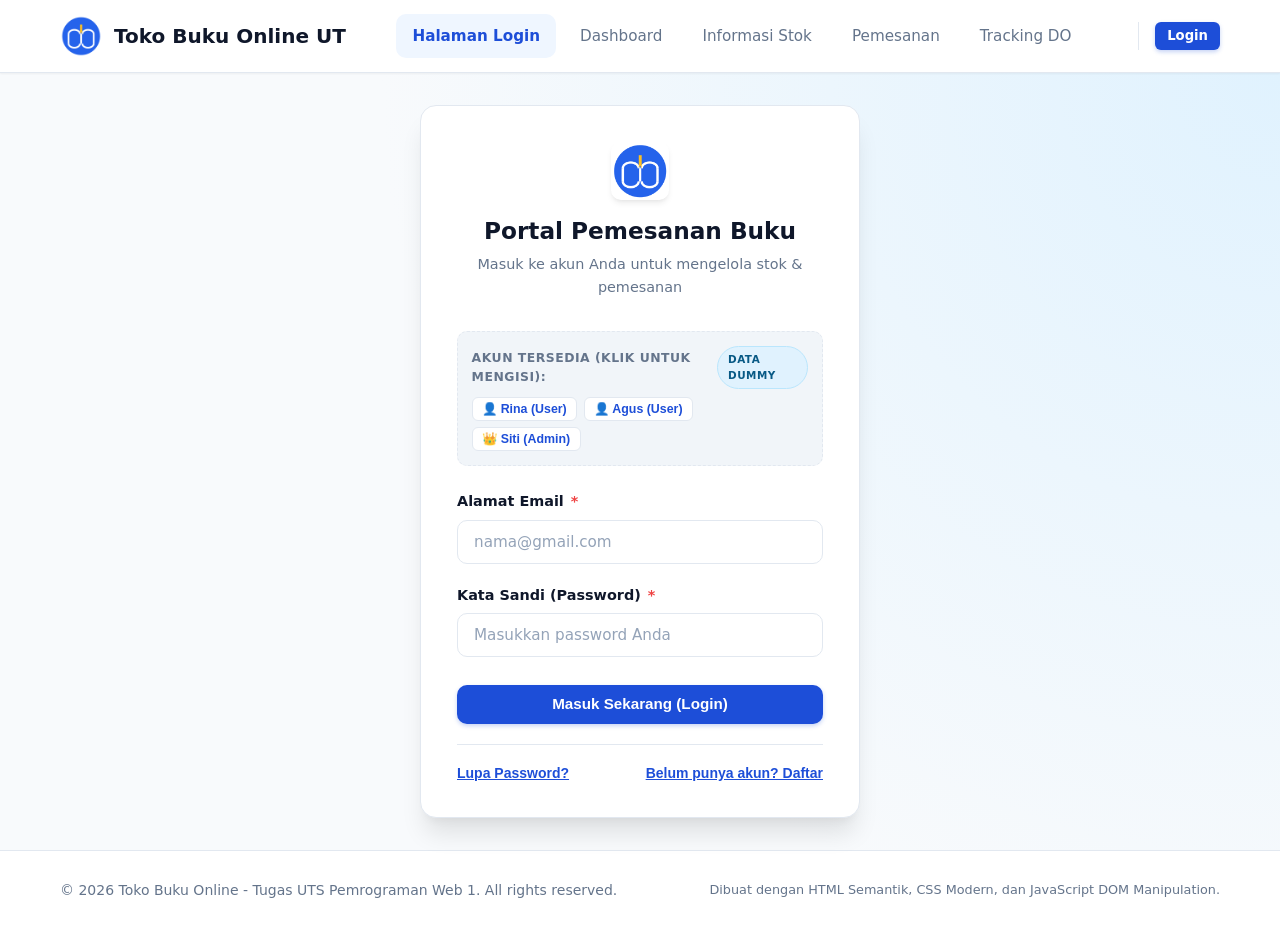
<file: index.html>
<!DOCTYPE html>
<html lang="id">
<head>
  <meta charset="UTF-8">
  <meta name="viewport" content="width=device-width, initial-scale=1.0">
  <meta name="description" content="Halaman Login Toko Buku Online - UTS Pemrograman Web 1">
  <title>Login - Toko Online Pemesanan Buku</title>
  
  <!-- External CSS -->
  <link rel="stylesheet" href="css/style.css">

  <!-- Internal CSS (Kriteria CSS Internal) -->
  <style>
    .login-wrapper {
      min-height: calc(100vh - 140px);
      display: flex;
      align-items: center;
      justify-content: center;
      padding: 2rem 1rem;
      background: radial-gradient(circle at top right, #e0f2fe 0%, #f8fafc 60%);
    }

    .login-card {
      width: 100%;
      max-width: 440px;
      background: #ffffff;
      border-radius: var(--radius-lg);
      padding: 2.25rem;
      box-shadow: var(--shadow-xl);
      border: 1px solid var(--border);
      position: relative;
    }

    .login-brand-header {
      text-align: center;
      margin-bottom: 2rem;
    }

    .login-brand-header img {
      width: 58px;
      height: 58px;
      margin: 0 auto 0.75rem;
      border-radius: var(--radius-md);
      box-shadow: var(--shadow-md);
    }

    .login-brand-header h1 {
      font-size: 1.45rem;
      color: var(--secondary);
      font-weight: 800;
    }

    .login-brand-header p {
      font-size: 0.9rem;
      color: var(--text-muted);
      margin-top: 0.25rem;
    }

    .demo-accounts {
      background: var(--bg-subtle);
      border-radius: var(--radius-md);
      padding: 0.85rem;
      margin-bottom: 1.5rem;
      border: 1px dashed var(--border);
    }

    .demo-accounts-title {
      font-size: 0.775rem;
      font-weight: 700;
      color: var(--text-muted);
      text-transform: uppercase;
      letter-spacing: 0.5px;
      margin-bottom: 0.5rem;
      display: flex;
      align-items: center;
      justify-content: space-between;
    }

    .demo-chips-list {
      display: flex;
      flex-wrap: wrap;
      gap: 0.4rem;
    }

    .demo-chip-btn {
      background: #ffffff;
      border: 1px solid var(--border);
      color: var(--primary);
      padding: 0.25rem 0.6rem;
      border-radius: var(--radius-sm);
      font-size: 0.775rem;
      cursor: pointer;
      font-weight: 600;
      transition: var(--transition);
    }

    .demo-chip-btn:hover {
      background: var(--primary-light);
      border-color: var(--primary);
    }

    .auth-links {
      display: flex;
      align-items: center;
      justify-content: space-between;
      margin-top: 1.25rem;
      padding-top: 1.25rem;
      border-top: 1px solid var(--border);
      font-size: 0.875rem;
    }

    .btn-link-action {
      background: none;
      border: none;
      color: var(--primary);
      font-weight: 600;
      cursor: pointer;
      font-size: 0.875rem;
      padding: 0;
      text-decoration: underline;
    }

    .btn-link-action:hover {
      color: var(--primary-dark);
    }
  </style>
</head>
<body>

  <!-- Header Navigasi -->
  <header class="navbar">
    <div class="container nav-container">
      <a href="index.html" class="nav-brand">
        <img src="assets/logo.png" alt="Logo Toko Buku" onerror="this.src='https://placehold.co/42x42?text=TB'">
        <span>Toko Buku <strong>Online UT</strong></span>
      </a>

      <!-- Menu Navigasi Utama -->
      <nav class="nav-menu" id="navMenu">
        <a href="index.html" class="nav-link active">Halaman Login</a>
        <a href="dashboard.html" class="nav-link">Dashboard</a>
        <a href="stok.html" class="nav-link">Informasi Stok</a>
        <a href="checkout.html" class="nav-link">Pemesanan</a>
        <a href="tracking.html" class="nav-link">Tracking DO</a>
      </nav>

      <!-- Badge User atau Login -->
      <div class="nav-user" id="navbarUserBadge">
        <a href="dashboard.html" class="btn btn-sm btn-outline">Masuk Dashboard &rarr;</a>
      </div>

      <!-- Tombol Hamburger Mobile -->
      <button class="menu-toggle" id="menuToggle" aria-label="Toggle Menu">&#9776;</button>
    </div>
  </header>

  <!-- Konten Utama: Form Login -->
  <main class="main-content" style="padding: 0;">
    <div class="login-wrapper">
      <section class="login-card">
        
        <!-- Header Brand Form -->
        <header class="login-brand-header">
          <img src="assets/logo.png" alt="Logo UT" onerror="this.src='https://placehold.co/58x58?text=UT'">
          <h1>Portal Pemesanan Buku</h1>
          <p>Masuk ke akun Anda untuk mengelola stok & pemesanan</p>
        </header>

        <!-- Informasi Notifikasi jika sudah terdeteksi login -->
        <aside id="loggedInNotice" style="display: none; background: var(--info-light); color: var(--info); padding: 0.75rem; border-radius: var(--radius-md); font-size: 0.85rem; margin-bottom: 1.25rem; border-left: 4px solid var(--info);">
        </aside>

        <!-- Akun Demo Cepat (Memudahkan Pengujian & Penilaian Dosen) -->
        <aside class="demo-accounts">
          <div class="demo-accounts-title">
            <span>Akun Tersedia (Klik Untuk Mengisi):</span>
            <span class="chip chip-info" style="font-size: 0.65rem;">Data Dummy</span>
          </div>
          <div class="demo-chips-list">
            <button type="button" class="demo-chip-btn" onclick="fillDemoAccount('rina@gmail.com', 'rina123')">
              👤 Rina (User)
            </button>
            <button type="button" class="demo-chip-btn" onclick="fillDemoAccount('agus@gmail.com', 'agus123')">
              👤 Agus (User)
            </button>
            <button type="button" class="demo-chip-btn" onclick="fillDemoAccount('siti@gmail.com', 'siti123')">
              👑 Siti (Admin)
            </button>
          </div>
        </aside>

        <!-- Form Login Utama -->
        <form id="loginForm" autocomplete="off" novalidate>
          <div class="form-group">
            <label for="loginEmail" class="form-label">Alamat Email <span class="required">*</span></label>
            <input 
              type="email" 
              id="loginEmail" 
              class="form-control" 
              placeholder="nama@gmail.com" 
              required
              aria-required="true"
            >
          </div>

          <div class="form-group">
            <label for="loginPassword" class="form-label">Kata Sandi (Password) <span class="required">*</span></label>
            <input 
              type="password" 
              id="loginPassword" 
              class="form-control" 
              placeholder="Masukkan password Anda" 
              required
              aria-required="true"
            >
          </div>

          <!-- Tombol Login -->
          <button type="submit" id="btnLogin" class="btn btn-primary" style="width: 100%; margin-top: 0.5rem;">
            Masuk Sekarang (Login)
          </button>
        </form>

        <!-- Navigasi Modal Lupa Password & Daftar -->
        <footer class="auth-links">
          <button type="button" class="btn-link-action" onclick="openModal('forgotPasswordModal')">
            Lupa Password?
          </button>
          <button type="button" class="btn-link-action" onclick="openModal('registerModal')">
            Belum punya akun? Daftar
          </button>
        </footer>

      </section>
    </div>
  </main>

  <!-- MODAL 1: LUPA PASSWORD (Modal Box / Pop-Up Interaktif) -->
  <div class="modal-overlay" id="forgotPasswordModal" role="dialog" aria-modal="true" aria-labelledby="modalForgotTitle">
    <div class="modal-box">
      <header class="modal-header">
        <h3 class="modal-title" id="modalForgotTitle">Bantuan Lupa Password</h3>
        <button type="button" class="modal-close" onclick="closeModal('forgotPasswordModal')" aria-label="Tutup">&times;</button>
      </header>
      <form id="forgotPasswordForm">
        <div class="modal-body">
          <p style="font-size: 0.9rem; color: var(--text-muted); margin-bottom: 1.25rem;">
            Masukkan alamat email yang terdaftar pada sistem kami. Kami akan memeriksa akun Anda dan menampilkan kata sandi yang tersimpan di data pengguna.
          </p>
          <div class="form-group">
            <label for="forgotEmail" class="form-label">Email Terdaftar <span class="required">*</span></label>
            <input type="email" id="forgotEmail" class="form-control" placeholder="contoh: rina@gmail.com" required>
          </div>
        </div>
        <footer class="modal-footer">
          <button type="button" class="btn btn-secondary" onclick="closeModal('forgotPasswordModal')">Batal</button>
          <button type="submit" class="btn btn-primary">Kirimkan Bantuan</button>
        </footer>
      </form>
    </div>
  </div>

  <!-- MODAL 2: DAFTAR AKUN BARU (Modal Box / Pop-Up Interaktif) -->
  <div class="modal-overlay" id="registerModal" role="dialog" aria-modal="true" aria-labelledby="modalRegisterTitle">
    <div class="modal-box">
      <header class="modal-header">
        <h3 class="modal-title" id="modalRegisterTitle">Pendaftaran Akun Baru</h3>
        <button type="button" class="modal-close" onclick="closeModal('registerModal')" aria-label="Tutup">&times;</button>
      </header>
      <form id="registerForm">
        <div class="modal-body">
          <div class="form-group">
            <label for="regNama" class="form-label">Nama Lengkap <span class="required">*</span></label>
            <input type="text" id="regNama" class="form-control" placeholder="Nama lengkap Anda" required>
          </div>
          <div class="form-group">
            <label for="regEmail" class="form-label">Alamat Email <span class="required">*</span></label>
            <input type="email" id="regEmail" class="form-control" placeholder="email@contoh.com" required>
          </div>
          <div class="form-group">
            <label for="regPassword" class="form-label">Kata Sandi <span class="required">*</span></label>
            <input type="password" id="regPassword" class="form-control" placeholder="Minimal 6 karakter" required>
          </div>
          <div class="form-group">
            <label for="regRole" class="form-label">Peran Pengguna (Role)</label>
            <select id="regRole" class="form-control">
              <option value="User">User / Pelanggan</option>
              <option value="Admin">Administrator</option>
            </select>
          </div>
        </div>
        <footer class="modal-footer">
          <button type="button" class="btn btn-secondary" onclick="closeModal('registerModal')">Batal</button>
          <button type="submit" class="btn btn-success">Daftarkan Akun</button>
        </footer>
      </form>
    </div>
  </div>

  <!-- MODAL 3: CUSTOM ALERT / POP-UP BOX (Sesuai Kriteria Soal Alert/Pop-Up) -->
  <div class="modal-overlay" id="customAlertModal" role="alertdialog" aria-modal="true">
    <div class="modal-box alert-box">
      <div id="alertIcon" class="alert-icon error">&#10060;</div>
      <p id="alertMessage" class="alert-message">email/password yang anda masukkan salah</p>
      <button type="button" id="alertBtnOk" class="btn btn-primary" style="min-width: 130px;">
        Mengerti / OK
      </button>
    </div>
  </div>

  <!-- Footer Halaman -->
  <footer class="footer">
    <div class="container footer-content">
      <p>&copy; 2026 Toko Buku Online - Tugas UTS Pemrograman Web 1. All rights reserved.</p>
      <p style="font-size: 0.8rem;">Dibuat dengan HTML Semantik, CSS Modern, dan JavaScript DOM Manipulation.</p>
    </div>
  </footer>

  <!-- Script Sumber Data & Interaktivitas -->
  <script src="js/data.js"></script>
  <script src="js/script.js"></script>
</body>
</html>
</file>
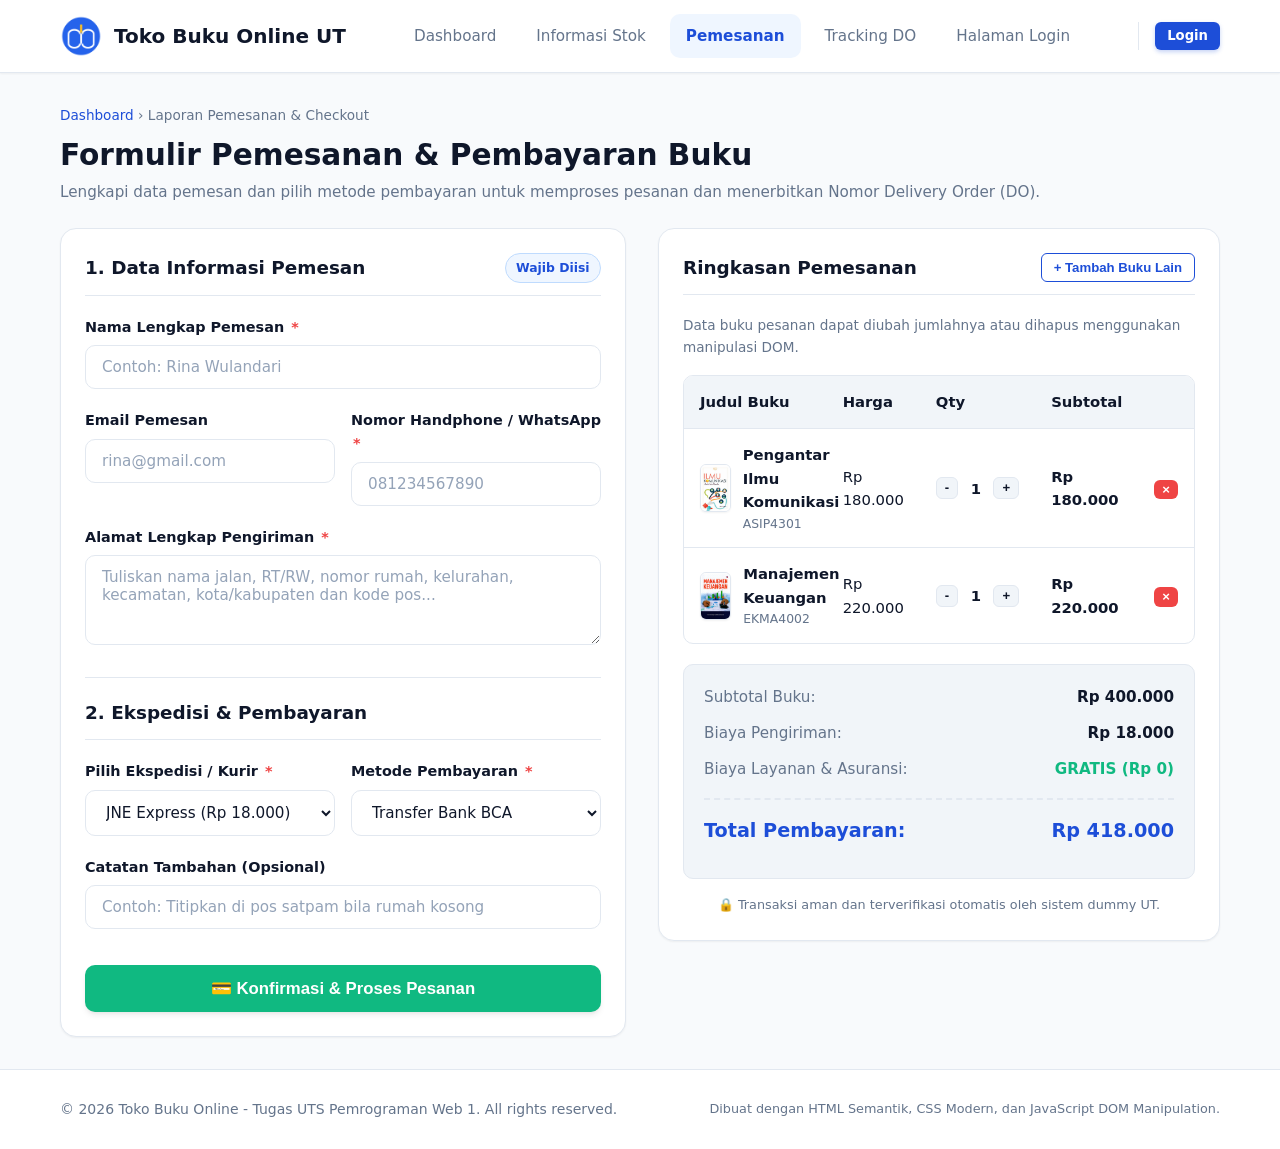
<file: checkout.html>
<!DOCTYPE html>
<html lang="id">
<head>
  <meta charset="UTF-8">
  <meta name="viewport" content="width=device-width, initial-scale=1.0">
  <meta name="description" content="Form Pemesanan Buku dan Checkout Pembayaran - UTS Pemrograman Web 1">
  <title>Pemesanan & Checkout - Toko Online Buku</title>

  <!-- External CSS -->
  <link rel="stylesheet" href="css/style.css">

  <!-- Internal CSS (Kriteria CSS Internal) -->
  <style>
    .checkout-layout {
      display: grid;
      grid-template-columns: 1.25fr 1fr;
      gap: 2rem;
      align-items: start;
    }

    @media (max-width: 900px) {
      .checkout-layout {
        grid-template-columns: 1fr;
      }
    }

    .order-summary-card {
      position: sticky;
      top: 96px;
    }

    .summary-line {
      display: flex;
      justify-content: space-between;
      align-items: center;
      margin-bottom: 0.75rem;
      font-size: 0.95rem;
    }

    .summary-line.total {
      border-top: 2px dashed var(--border);
      padding-top: 1rem;
      margin-top: 1rem;
      font-size: 1.2rem;
      font-weight: 800;
      color: var(--primary);
    }

    .payment-option-grid {
      display: grid;
      grid-template-columns: repeat(auto-fit, minmax(130px, 1fr));
      gap: 0.75rem;
      margin-top: 0.5rem;
    }

    .payment-badge {
      border: 1.5px solid var(--border);
      border-radius: var(--radius-md);
      padding: 0.75rem;
      text-align: center;
      font-size: 0.85rem;
      font-weight: 600;
      cursor: pointer;
      transition: var(--transition);
      background: #ffffff;
    }

    .payment-badge:hover {
      border-color: var(--primary);
      background: var(--primary-light);
    }
  </style>
</head>
<body>

  <!-- Header Navigasi -->
  <header class="navbar">
    <div class="container nav-container">
      <a href="dashboard.html" class="nav-brand">
        <img src="assets/logo.png" alt="Logo Toko Buku" onerror="this.src='https://placehold.co/42x42?text=TB'">
        <span>Toko Buku <strong>Online UT</strong></span>
      </a>

      <!-- Menu Navigasi Utama -->
      <nav class="nav-menu" id="navMenu">
        <a href="dashboard.html" class="nav-link">Dashboard</a>
        <a href="stok.html" class="nav-link">Informasi Stok</a>
        <a href="checkout.html" class="nav-link active">Pemesanan</a>
        <a href="tracking.html" class="nav-link">Tracking DO</a>
        <a href="index.html" class="nav-link">Halaman Login</a>
      </nav>

      <!-- Badge User & Logout -->
      <div class="nav-user" id="navbarUserBadge">
        <!-- Dirender secara dinamis oleh script.js -->
      </div>

      <!-- Tombol Hamburger Mobile -->
      <button class="menu-toggle" id="menuToggle" aria-label="Toggle Menu">&#9776;</button>
    </div>
  </header>

  <!-- Konten Utama: Form Pemesanan & Checkout -->
  <main class="main-content">
    <div class="container">

      <!-- Breadcrumbs & Header Judul -->
      <section style="margin-bottom: 1.5rem;">
        <div style="font-size: 0.85rem; color: var(--text-muted); margin-bottom: 0.35rem;">
          <a href="dashboard.html">Dashboard</a> &rsaquo; <span>Laporan Pemesanan & Checkout</span>
        </div>
        <h1 style="font-size: 1.85rem; font-weight: 800; color: var(--secondary);">
          Formulir Pemesanan & Pembayaran Buku
        </h1>
        <p style="color: var(--text-muted); font-size: 0.95rem;">
          Lengkapi data pemesan dan pilih metode pembayaran untuk memproses pesanan dan menerbitkan Nomor Delivery Order (DO).
        </p>
      </section>

      <!-- Layout 2 Kolom: Data Pemesan & Ringkasan Pesanan -->
      <div class="checkout-layout">

        <!-- KOLOM 1: FORM INFORMASI PEMESAN & METODE BAYAR -->
        <section class="card">
          <header class="card-header">
            <h2 class="card-title">1. Data Informasi Pemesan</h2>
            <span class="chip chip-primary">Wajib Diisi</span>
          </header>

          <form id="formCheckout" novalidate>
            
            <div class="form-group">
              <label for="checkoutNama" class="form-label">Nama Lengkap Pemesan <span class="required">*</span></label>
              <input type="text" id="checkoutNama" class="form-control" placeholder="Contoh: Rina Wulandari" required>
            </div>

            <div class="form-row">
              <div class="form-group">
                <label for="checkoutEmail" class="form-label">Email Pemesan</label>
                <input type="email" id="checkoutEmail" class="form-control" placeholder="rina@gmail.com">
              </div>
              <div class="form-group">
                <label for="checkoutHP" class="form-label">Nomor Handphone / WhatsApp <span class="required">*</span></label>
                <input type="tel" id="checkoutHP" class="form-control" placeholder="081234567890" required>
              </div>
            </div>

            <div class="form-group">
              <label for="checkoutAlamat" class="form-label">Alamat Lengkap Pengiriman <span class="required">*</span></label>
              <textarea id="checkoutAlamat" class="form-control" placeholder="Tuliskan nama jalan, RT/RW, nomor rumah, kelurahan, kecamatan, kota/kabupaten dan kode pos..." required></textarea>
            </div>

            <div class="card-header" style="margin-top: 1.5rem; border-top: 1px solid var(--border); padding-top: 1.25rem;">
              <h2 class="card-title">2. Ekspedisi & Pembayaran</h2>
            </div>

            <div class="form-row">
              <div class="form-group">
                <label for="checkoutKurir" class="form-label">Pilih Ekspedisi / Kurir <span class="required">*</span></label>
                <select id="checkoutKurir" class="form-control" required>
                  <option value="JNE">JNE Express (Rp 18.000)</option>
                  <option value="Pos Indonesia">Pos Indonesia (Rp 15.000)</option>
                  <option value="SiCepat">SiCepat Cargo (Rp 17.000)</option>
                </select>
              </div>

              <div class="form-group">
                <label for="checkoutPembayaran" class="form-label">Metode Pembayaran <span class="required">*</span></label>
                <select id="checkoutPembayaran" class="form-control" required>
                  <option value="Transfer Bank BCA">Transfer Bank BCA</option>
                  <option value="Transfer Bank Mandiri">Transfer Bank Mandiri</option>
                  <option value="GoPay / OVO / Dana">E-Wallet (GoPay / OVO / Dana)</option>
                  <option value="COD (Bayar di Tempat)">COD (Bayar di Tempat)</option>
                </select>
              </div>
            </div>

            <div class="form-group">
              <label for="checkoutCatatan" class="form-label">Catatan Tambahan (Opsional)</label>
              <input type="text" id="checkoutCatatan" class="form-control" placeholder="Contoh: Titipkan di pos satpam bila rumah kosong">
            </div>

            <!-- Tombol Submit Checkout -->
            <button type="submit" class="btn btn-success btn-lg" style="width: 100%; margin-top: 1rem; box-shadow: var(--shadow-md);">
              &#128179; Konfirmasi & Proses Pesanan
            </button>
          </form>
        </section>

        <!-- KOLOM 2: RINGKASAN DATA PEMESANAN (DAPAT DIUBAH/DITAMBAH VIA DOM) -->
        <aside class="card order-summary-card">
          <header class="card-header">
            <h2 class="card-title">Ringkasan Pemesanan</h2>
            <button type="button" class="btn btn-sm btn-outline" id="btnBukaModalItem">
              + Tambah Buku Lain
            </button>
          </header>

          <p style="font-size: 0.85rem; color: var(--text-muted); margin-bottom: 1rem;">
            Data buku pesanan dapat diubah jumlahnya atau dihapus menggunakan manipulasi DOM.
          </p>

          <!-- Tabel Ringkasan Pesanan Interaktif -->
          <div class="table-responsive" style="margin-bottom: 1.25rem;">
            <table class="table">
              <thead>
                <tr>
                  <th>Judul Buku</th>
                  <th>Harga</th>
                  <th>Qty</th>
                  <th>Subtotal</th>
                  <th></th>
                </tr>
              </thead>
              <tbody id="orderTableBody">
                <!-- Dirender secara dinamis oleh JavaScript -->
              </tbody>
            </table>
          </div>

          <!-- Rincian Biaya -->
          <div style="background: var(--bg-subtle); padding: 1.25rem; border-radius: var(--radius-md); border: 1px solid var(--border);">
            <div class="summary-line">
              <span style="color: var(--text-muted);">Subtotal Buku:</span>
              <strong id="summarySubtotal">Rp 0</strong>
            </div>
            <div class="summary-line">
              <span style="color: var(--text-muted);">Biaya Pengiriman:</span>
              <strong id="summaryOngkir">Rp 18.000</strong>
            </div>
            <div class="summary-line">
              <span style="color: var(--text-muted);">Biaya Layanan & Asuransi:</span>
              <strong style="color: var(--success);">GRATIS (Rp 0)</strong>
            </div>
            <div class="summary-line total">
              <span>Total Pembayaran:</span>
              <span id="summaryTotal">Rp 0</span>
            </div>
          </div>

          <div style="margin-top: 1rem; font-size: 0.8rem; color: var(--text-muted); text-align: center;">
            🔒 Transaksi aman dan terverifikasi otomatis oleh sistem dummy UT.
          </div>
        </aside>

      </div>

    </div>
  </main>

  <!-- MODAL: PILIH ITEM TAMBAHAN DARI KATALOG -->
  <div class="modal-overlay" id="modalPilihItem" role="dialog" aria-modal="true" aria-labelledby="modalPilihItemTitle">
    <div class="modal-box" style="max-width: 520px;">
      <header class="modal-header">
        <h3 class="modal-title" id="modalPilihItemTitle">Pilih Buku Dari Katalog</h3>
        <button type="button" class="modal-close" onclick="closeModal('modalPilihItem')" aria-label="Tutup">&times;</button>
      </header>
      <div class="modal-body">
        <p style="font-size: 0.85rem; color: var(--text-muted); margin-bottom: 1rem;">
          Klik "+ Pilih" untuk memasukkan buku ke dalam keranjang pemesanan saat ini:
        </p>
        <div id="pilihItemKatalogContainer" style="max-height: 350px; overflow-y: auto;">
          <!-- Dirender dinamis oleh script.js -->
        </div>
      </div>
      <footer class="modal-footer">
        <button type="button" class="btn btn-secondary" onclick="closeModal('modalPilihItem')">Tutup</button>
      </footer>
    </div>
  </div>

  <!-- MODAL: INVOICE / BUKTI PEMESANAN SUKSES -->
  <div class="modal-overlay" id="modalInvoiceSukses" role="dialog" aria-modal="true">
    <div class="modal-box" style="max-width: 480px;">
      <div class="modal-body" id="invoiceDetailContent">
        <!-- Konten diinjeksi via JavaScript -->
      </div>
    </div>
  </div>

  <!-- MODAL ALERT KUSTOM -->
  <div class="modal-overlay" id="customAlertModal" role="alertdialog" aria-modal="true">
    <div class="modal-box alert-box">
      <div id="alertIcon" class="alert-icon warning">&#9888;</div>
      <p id="alertMessage" class="alert-message">Pesan notifikasi</p>
      <button type="button" id="alertBtnOk" class="btn btn-primary" style="min-width: 130px;">
        Mengerti / OK
      </button>
    </div>
  </div>

  <!-- Footer Halaman -->
  <footer class="footer">
    <div class="container footer-content">
      <p>&copy; 2026 Toko Buku Online - Tugas UTS Pemrograman Web 1. All rights reserved.</p>
      <p style="font-size: 0.8rem;">Dibuat dengan HTML Semantik, CSS Modern, dan JavaScript DOM Manipulation.</p>
    </div>
  </footer>

  <!-- Script Sumber Data & Interaktivitas -->
  <script src="js/data.js"></script>
  <script src="js/script.js"></script>
</body>
</html>
</file>
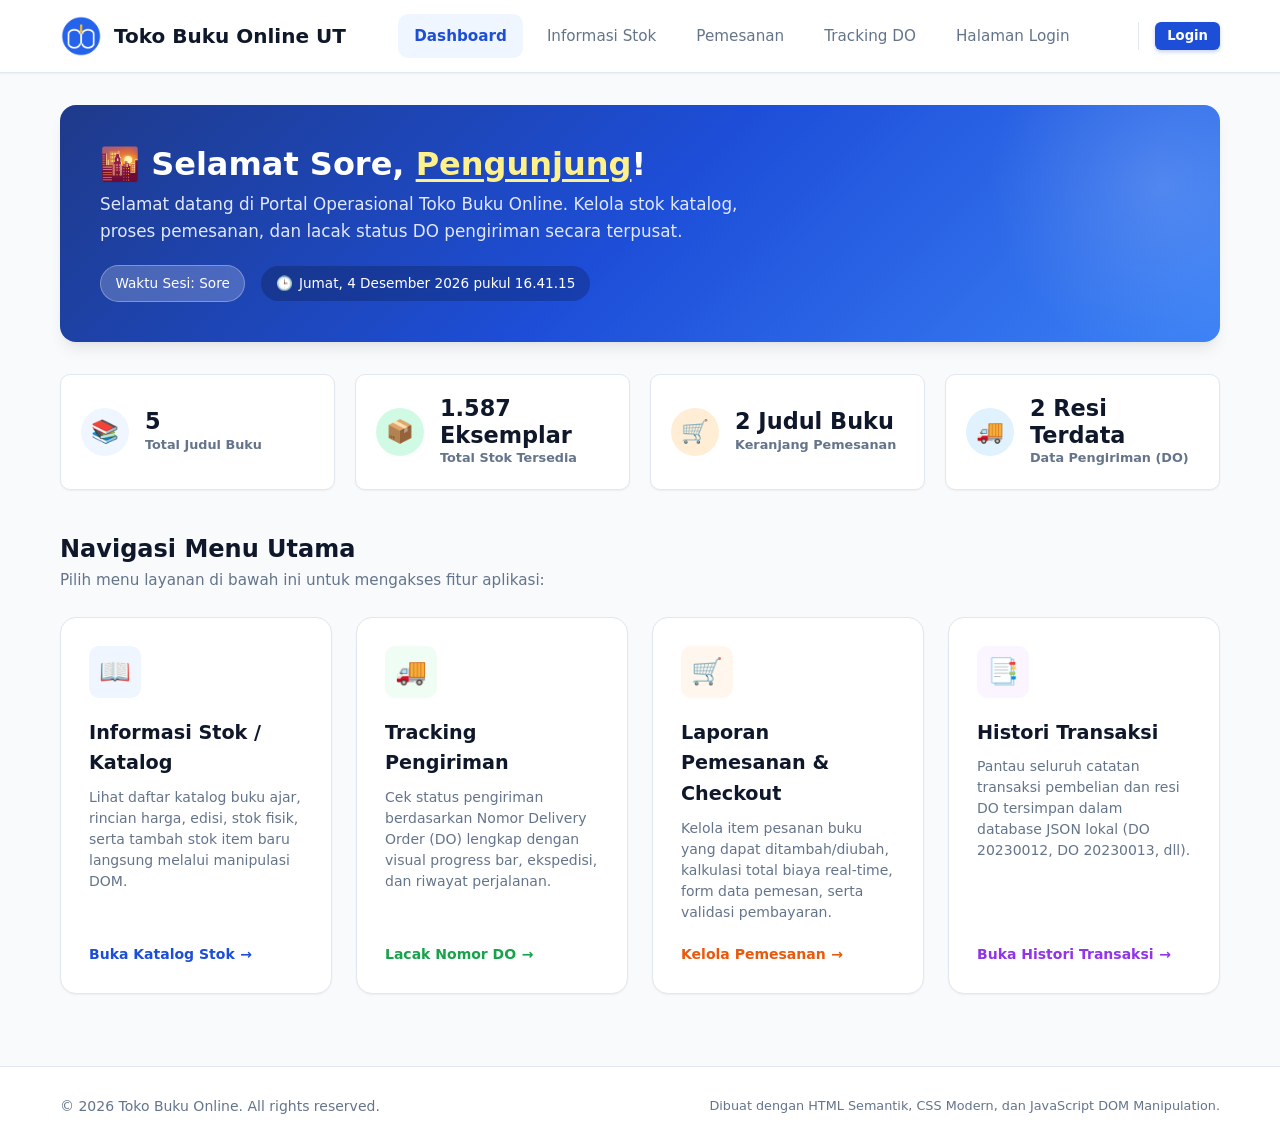
<file: dashboard.html>
<!DOCTYPE html>
<html lang="id">
<head>
  <meta charset="UTF-8">
  <meta name="viewport" content="width=device-width, initial-scale=1.0">
  <meta name="description" content="Dashboard Menu Utama Toko Buku Online">
  <title>Dashboard Menu Utama - Toko Buku Online</title>

  <!-- External CSS -->
  <link rel="stylesheet" href="css/style.css">

  <!-- Internal CSS (Kriteria CSS Internal) -->
  <style>
    .dashboard-grid {
      display: grid;
      grid-template-columns: repeat(auto-fit, minmax(260px, 1fr));
      gap: 1.5rem;
      margin-bottom: 2.5rem;
    }

    .menu-card {
      background: #ffffff;
      border: 1px solid var(--border);
      border-radius: var(--radius-lg);
      padding: 1.75rem;
      transition: all 0.3s cubic-bezier(0.4, 0, 0.2, 1);
      display: flex;
      flex-direction: column;
      justify-content: space-between;
      text-decoration: none;
      position: relative;
      overflow: hidden;
      box-shadow: var(--shadow-sm);
    }

    .menu-card:hover {
      transform: translateY(-5px);
      box-shadow: var(--shadow-xl);
      border-color: var(--primary);
    }

    .menu-card::before {
      content: '';
      position: absolute;
      top: 0;
      left: 0;
      width: 6px;
      height: 100%;
      background: var(--primary);
      opacity: 0;
      transition: opacity 0.25s ease;
    }

    .menu-card:hover::before {
      opacity: 1;
    }

    .menu-card-icon {
      width: 52px;
      height: 52px;
      border-radius: var(--radius-md);
      display: grid;
      place-items: center;
      font-size: 1.6rem;
      margin-bottom: 1.25rem;
      background: var(--primary-light);
      color: var(--primary);
      transition: transform 0.3s ease;
    }

    .menu-card:hover .menu-card-icon {
      transform: scale(1.1);
    }

    .menu-card-title {
      font-size: 1.2rem;
      font-weight: 700;
      color: var(--secondary);
      margin-bottom: 0.5rem;
    }

    .menu-card-desc {
      font-size: 0.875rem;
      color: var(--text-muted);
      line-height: 1.5;
      margin-bottom: 1.25rem;
    }

    .menu-card-action {
      display: inline-flex;
      align-items: center;
      gap: 0.35rem;
      font-size: 0.875rem;
      font-weight: 700;
      color: var(--primary);
    }

    .stats-grid {
      display: grid;
      grid-template-columns: repeat(auto-fit, minmax(210px, 1fr));
      gap: 1.25rem;
      margin-bottom: 2.5rem;
    }

    .stat-card {
      background: #ffffff;
      border-radius: var(--radius-md);
      padding: 1.25rem;
      border: 1px solid var(--border);
      display: flex;
      align-items: center;
      gap: 1rem;
      box-shadow: var(--shadow-sm);
    }

    .stat-icon-wrapper {
      width: 48px;
      height: 48px;
      border-radius: 50%;
      display: grid;
      place-items: center;
      font-size: 1.4rem;
      flex-shrink: 0;
    }

    .stat-number {
      font-size: 1.4rem;
      font-weight: 800;
      color: var(--secondary);
      line-height: 1.2;
    }

    .stat-label {
      font-size: 0.8rem;
      color: var(--text-muted);
      font-weight: 600;
    }

    .highlight-name {
      color: #fef08a;
      text-decoration: underline;
      text-underline-offset: 4px;
    }
  </style>
</head>
<body>

  <!-- Header Navigasi -->
  <header class="navbar">
    <div class="container nav-container">
      <a href="dashboard.html" class="nav-brand">
        <img src="assets/logo.png" alt="Logo Toko Buku" onerror="this.src='https://placehold.co/42x42?text=TB'">
        <span>Toko Buku <strong>Online UT</strong></span>
      </a>

      <!-- Menu Navigasi Utama -->
      <nav class="nav-menu" id="navMenu">
        <a href="dashboard.html" class="nav-link active">Dashboard</a>
        <a href="stok.html" class="nav-link">Informasi Stok</a>
        <a href="checkout.html" class="nav-link">Pemesanan</a>
        <a href="tracking.html" class="nav-link">Tracking DO</a>
        <a href="index.html" class="nav-link">Halaman Login</a>
      </nav>

      <!-- Badge User & Logout -->
      <div class="nav-user" id="navbarUserBadge">
        <!-- Dirender secara dinamis oleh script.js -->
      </div>

      <!-- Tombol Hamburger Mobile -->
      <button class="menu-toggle" id="menuToggle" aria-label="Toggle Menu">&#9776;</button>
    </div>
  </header>

  <!-- Konten Utama Dashboard -->
  <main class="main-content">
    <div class="container">

      <!-- HERO BANNER DENGAN GREETING DINAMIS BERDASARKAN WAKTU LOKAL -->
      <section class="hero-banner">
        <div style="position: relative; z-index: 2;">
          <!-- Greeting dinamis: Selamat Pagi / Siang / Sore berdasarkan local time -->
          <h1 class="greeting-text" id="dashboardGreeting">
            Selamat Datang di Toko Buku Online!
          </h1>
          <p class="greeting-subtext" id="dashboardGreetingSub">
            Sistem informasi manajemen pemesanan buku digital, inventaris stok barang, dan tracking delivery order terintegrasi.
          </p>

          <div class="hero-meta">
            <!-- Waktu Sesi (Inline CSS Style) -->
            <span class="meta-pill" id="timeBadge" style="background-color: rgba(255, 255, 255, 0.2); border: 1px solid rgba(255, 255, 255, 0.3);">
              Waktu Sesi: Memuat...
            </span>
            <!-- Jam Lokal Terkini -->
            <span class="meta-pill" style="background-color: rgba(0, 0, 0, 0.2);">
              🕒 <span id="liveClock">Memuat waktu lokal...</span>

          </div>
        </div>
      </section>

      <!-- STATISTIK RINGKASAN CEPAT -->
      <section>
        <div class="stats-grid">
          <article class="stat-card">
            <div class="stat-icon-wrapper" style="background: var(--primary-light); color: var(--primary);">
              📚
            </div>
            <div>
              <div class="stat-number" id="statTotalJudul">5</div>
              <div class="stat-label">Total Judul Buku</div>
            </div>
          </article>

          <article class="stat-card">
            <div class="stat-icon-wrapper" style="background: var(--success-light); color: var(--success);">
              📦
            </div>
            <div>
              <div class="stat-number" id="statTotalStok">1.587</div>
              <div class="stat-label">Total Stok Tersedia</div>
            </div>
          </article>

          <article class="stat-card">
            <div class="stat-icon-wrapper" style="background: var(--warning-light); color: var(--warning);">
              🛒
            </div>
            <div>
              <div class="stat-number" id="statPesananAktif">2 Judul Buku</div>
              <div class="stat-label">Keranjang Pemesanan</div>
            </div>
          </article>

          <article class="stat-card">
            <div class="stat-icon-wrapper" style="background: var(--info-light); color: var(--info);">
              🚚
            </div>
            <div>
              <div class="stat-number" id="statTotalDO">2 Resi</div>
              <div class="stat-label">Data Pengiriman (DO)</div>
            </div>
          </article>
        </div>
      </section>

      <!-- MENU UTAMA APLIKASI (MENU CARDS) -->
      <section style="margin-bottom: 2.5rem;">
        <header style="margin-bottom: 1.5rem;">
          <h2 style="font-size: 1.5rem; font-weight: 700; color: var(--secondary);">
            Navigasi Menu Utama
          </h2>
          <p style="color: var(--text-muted); font-size: 0.95rem;">
            Pilih menu layanan di bawah ini untuk mengakses fitur aplikasi:
          </p>
        </header>

        <div class="dashboard-grid">
          
          <!-- MENU 1: INFORMASI STOK / KATALOG -->
          <a href="stok.html" class="menu-card">
            <div>
              <div class="menu-card-icon" style="background: #eff6ff; color: #1d4ed8;">
                📖
              </div>
              <h3 class="menu-card-title">Informasi Stok / Katalog</h3>
              <p class="menu-card-desc">
                Lihat daftar katalog buku ajar, rincian harga, edisi, stok fisik, serta tambah stok item baru langsung melalui manipulasi DOM.
              </p>
            </div>
            <div class="menu-card-action">
              <span>Buka Katalog Stok</span>
              <span>&rarr;</span>
            </div>
          </a>

          <!-- MENU 2: TRACKING PENGIRIMAN -->
          <a href="tracking.html" class="menu-card">
            <div>
              <div class="menu-card-icon" style="background: #f0fdf4; color: #16a34a;">
                🚚
              </div>
              <h3 class="menu-card-title">Tracking Pengiriman</h3>
              <p class="menu-card-desc">
                Cek status pengiriman berdasarkan Nomor Delivery Order (DO) lengkap dengan visual progress bar, ekspedisi, dan riwayat perjalanan.
              </p>
            </div>
            <div class="menu-card-action" style="color: #16a34a;">
              <span>Lacak Nomor DO</span>
              <span>&rarr;</span>
            </div>
          </a>

          <!-- MENU 3: LAPORAN PEMESANAN & CHECKOUT -->
          <a href="checkout.html" class="menu-card">
            <div>
              <div class="menu-card-icon" style="background: #fff7ed; color: #ea580c;">
                🛒
              </div>
              <h3 class="menu-card-title">Laporan Pemesanan & Checkout</h3>
              <p class="menu-card-desc">
                Kelola item pesanan buku yang dapat ditambah/diubah, kalkulasi total biaya real-time, form data pemesan, serta validasi pembayaran.
              </p>
            </div>
            <div class="menu-card-action" style="color: #ea580c;">
              <span>Kelola Pemesanan</span>
              <span>&rarr;</span>
            </div>
          </a>

          <!-- MENU 4: RIWAYAT TRANSAKSI (MODAL VIEW) -->
          <div class="menu-card" style="cursor: pointer;" onclick="openModal('modalRiwayatTransaksi')">
            <div>
              <div class="menu-card-icon" style="background: #faf5ff; color: #9333ea;">
                📑
              </div>
              <h3 class="menu-card-title">Histori Transaksi</h3>
              <p class="menu-card-desc">
                Pantau seluruh catatan transaksi pembelian dan resi DO tersimpan dalam database JSON lokal (DO 20230012, DO 20230013, dll).
              </p>
            </div>
            <div class="menu-card-action" style="color: #9333ea;">
              <span>Buka Histori Transaksi</span>
              <span>&rarr;</span>
            </div>
          </div>

        </div>
      </section>


    </div>
  </main>

  <!-- MODAL RIWAYAT TRANSAKSI (FITUR KREATIF HISTORI TRANSAKSI) -->
  <div class="modal-overlay" id="modalRiwayatTransaksi" role="dialog" aria-modal="true" aria-labelledby="modalRiwayatTitle">
    <div class="modal-box" style="max-width: 700px;">
      <header class="modal-header">
        <h3 class="modal-title" id="modalRiwayatTitle">Histori Transaksi & Nomor DO</h3>
        <button type="button" class="modal-close" onclick="closeModal('modalRiwayatTransaksi')" aria-label="Tutup">&times;</button>
      </header>
      <div class="modal-body">
        <p style="font-size: 0.875rem; color: var(--text-muted); margin-bottom: 1rem;">
          Berikut adalah daftar transaksi pesanan yang tercatat dalam data dummy JSON:
        </p>
        <div class="table-responsive">
          <table class="table">
            <thead>
              <tr>
                <th>No. DO</th>
                <th>Nama Pemesan</th>
                <th>Ekspedisi</th>
                <th>Total</th>
                <th>Status</th>
                <th>Aksi</th>
              </tr>
            </thead>
            <tbody>
              <tr>
                <td><strong>20230012</strong></td>
                <td>Rina Wulandari</td>
                <td>JNE (0JKT01)</td>
                <td>Rp 180.000</td>
                <td><span class="chip chip-primary">Dalam Perjalanan</span></td>
                <td><a href="tracking.html?do=20230012" class="btn btn-sm btn-outline">Lacak</a></td>
              </tr>
              <tr>
                <td><strong>20230013</strong></td>
                <td>Agus Pranoto</td>
                <td>Pos Indonesia</td>
                <td>Rp 220.000</td>
                <td><span class="chip chip-success">Dikirim</span></td>
                <td><a href="tracking.html?do=20230013" class="btn btn-sm btn-outline">Lacak</a></td>
              </tr>
            </tbody>
          </table>
        </div>
      </div>
      <footer class="modal-footer">
        <button type="button" class="btn btn-secondary" onclick="closeModal('modalRiwayatTransaksi')">Tutup</button>
      </footer>
    </div>
  </div>

  <!-- MODAL ALERT KUSTOM -->
  <div class="modal-overlay" id="customAlertModal" role="alertdialog" aria-modal="true">
    <div class="modal-box alert-box">
      <div id="alertIcon" class="alert-icon info">&#8505;</div>
      <p id="alertMessage" class="alert-message">Pesan notifikasi aplikasi</p>
      <button type="button" id="alertBtnOk" class="btn btn-primary" style="min-width: 130px;">
        Mengerti / OK
      </button>
    </div>
  </div>

  <!-- Footer Halaman -->
  <footer class="footer">
    <div class="container footer-content">
      <p>&copy; 2026 Toko Buku Online. All rights reserved.</p>
      <p style="font-size: 0.8rem;">Dibuat dengan HTML Semantik, CSS Modern, dan JavaScript DOM Manipulation.</p>
    </div>
  </footer>

  <!-- Script Sumber Data & Interaktivitas -->
  <script src="js/data.js"></script>
  <script src="js/script.js"></script>
</body>
</html>
</file>
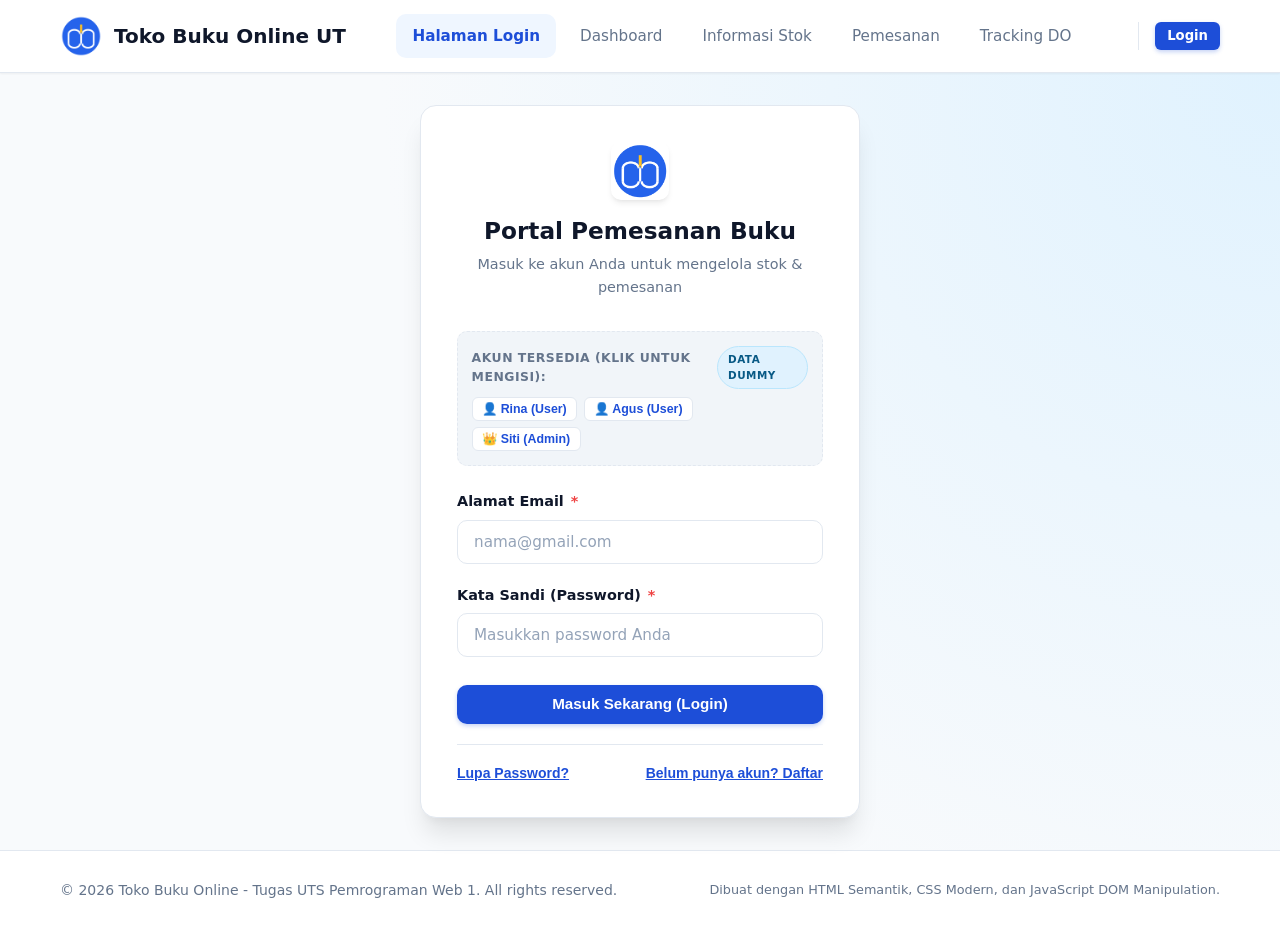
<file: login.html>
<!DOCTYPE html>
<html lang="id">
<head>
  <meta charset="UTF-8">
  <meta name="viewport" content="width=device-width, initial-scale=1.0">
  <meta name="description" content="Halaman Login Toko Buku Online - UTS Pemrograman Web 1">
  <title>Login - Toko Online Pemesanan Buku</title>
  
  <!-- External CSS -->
  <link rel="stylesheet" href="css/style.css">

  <!-- Internal CSS (Kriteria CSS Internal) -->
  <style>
    .login-wrapper {
      min-height: calc(100vh - 140px);
      display: flex;
      align-items: center;
      justify-content: center;
      padding: 2rem 1rem;
      background: radial-gradient(circle at top right, #e0f2fe 0%, #f8fafc 60%);
    }

    .login-card {
      width: 100%;
      max-width: 440px;
      background: #ffffff;
      border-radius: var(--radius-lg);
      padding: 2.25rem;
      box-shadow: var(--shadow-xl);
      border: 1px solid var(--border);
      position: relative;
    }

    .login-brand-header {
      text-align: center;
      margin-bottom: 2rem;
    }

    .login-brand-header img {
      width: 58px;
      height: 58px;
      margin: 0 auto 0.75rem;
      border-radius: var(--radius-md);
      box-shadow: var(--shadow-md);
    }

    .login-brand-header h1 {
      font-size: 1.45rem;
      color: var(--secondary);
      font-weight: 800;
    }

    .login-brand-header p {
      font-size: 0.9rem;
      color: var(--text-muted);
      margin-top: 0.25rem;
    }

    .demo-accounts {
      background: var(--bg-subtle);
      border-radius: var(--radius-md);
      padding: 0.85rem;
      margin-bottom: 1.5rem;
      border: 1px dashed var(--border);
    }

    .demo-accounts-title {
      font-size: 0.775rem;
      font-weight: 700;
      color: var(--text-muted);
      text-transform: uppercase;
      letter-spacing: 0.5px;
      margin-bottom: 0.5rem;
      display: flex;
      align-items: center;
      justify-content: space-between;
    }

    .demo-chips-list {
      display: flex;
      flex-wrap: wrap;
      gap: 0.4rem;
    }

    .demo-chip-btn {
      background: #ffffff;
      border: 1px solid var(--border);
      color: var(--primary);
      padding: 0.25rem 0.6rem;
      border-radius: var(--radius-sm);
      font-size: 0.775rem;
      cursor: pointer;
      font-weight: 600;
      transition: var(--transition);
    }

    .demo-chip-btn:hover {
      background: var(--primary-light);
      border-color: var(--primary);
    }

    .auth-links {
      display: flex;
      align-items: center;
      justify-content: space-between;
      margin-top: 1.25rem;
      padding-top: 1.25rem;
      border-top: 1px solid var(--border);
      font-size: 0.875rem;
    }

    .btn-link-action {
      background: none;
      border: none;
      color: var(--primary);
      font-weight: 600;
      cursor: pointer;
      font-size: 0.875rem;
      padding: 0;
      text-decoration: underline;
    }

    .btn-link-action:hover {
      color: var(--primary-dark);
    }
  </style>
</head>
<body>

  <!-- Header Navigasi -->
  <header class="navbar">
    <div class="container nav-container">
      <a href="index.html" class="nav-brand">
        <img src="assets/logo.png" alt="Logo Toko Buku" onerror="this.src='https://placehold.co/42x42?text=TB'">
        <span>Toko Buku <strong>Online UT</strong></span>
      </a>

      <!-- Menu Navigasi Utama -->
      <nav class="nav-menu" id="navMenu">
        <a href="index.html" class="nav-link active">Halaman Login</a>
        <a href="dashboard.html" class="nav-link">Dashboard</a>
        <a href="stok.html" class="nav-link">Informasi Stok</a>
        <a href="checkout.html" class="nav-link">Pemesanan</a>
        <a href="tracking.html" class="nav-link">Tracking DO</a>
      </nav>

      <!-- Badge User atau Login -->
      <div class="nav-user" id="navbarUserBadge">
        <a href="dashboard.html" class="btn btn-sm btn-outline">Masuk Dashboard &rarr;</a>
      </div>

      <!-- Tombol Hamburger Mobile -->
      <button class="menu-toggle" id="menuToggle" aria-label="Toggle Menu">&#9776;</button>
    </div>
  </header>

  <!-- Konten Utama: Form Login -->
  <main class="main-content" style="padding: 0;">
    <div class="login-wrapper">
      <section class="login-card">
        
        <!-- Header Brand Form -->
        <header class="login-brand-header">
          <img src="assets/logo.png" alt="Logo UT" onerror="this.src='https://placehold.co/58x58?text=UT'">
          <h1>Portal Pemesanan Buku</h1>
          <p>Masuk ke akun Anda untuk mengelola stok & pemesanan</p>
        </header>

        <!-- Informasi Notifikasi jika sudah terdeteksi login -->
        <aside id="loggedInNotice" style="display: none; background: var(--info-light); color: var(--info); padding: 0.75rem; border-radius: var(--radius-md); font-size: 0.85rem; margin-bottom: 1.25rem; border-left: 4px solid var(--info);">
        </aside>

        <!-- Akun Demo Cepat (Memudahkan Pengujian & Penilaian Dosen) -->
        <aside class="demo-accounts">
          <div class="demo-accounts-title">
            <span>Akun Tersedia (Klik Untuk Mengisi):</span>
            <span class="chip chip-info" style="font-size: 0.65rem;">Data Dummy</span>
          </div>
          <div class="demo-chips-list">
            <button type="button" class="demo-chip-btn" onclick="fillDemoAccount('rina@gmail.com', 'rina123')">
              👤 Rina (User)
            </button>
            <button type="button" class="demo-chip-btn" onclick="fillDemoAccount('agus@gmail.com', 'agus123')">
              👤 Agus (User)
            </button>
            <button type="button" class="demo-chip-btn" onclick="fillDemoAccount('siti@gmail.com', 'siti123')">
              👑 Siti (Admin)
            </button>
          </div>
        </aside>

        <!-- Form Login Utama -->
        <form id="loginForm" autocomplete="off" novalidate>
          <div class="form-group">
            <label for="loginEmail" class="form-label">Alamat Email <span class="required">*</span></label>
            <input 
              type="email" 
              id="loginEmail" 
              class="form-control" 
              placeholder="nama@gmail.com" 
              required
              aria-required="true"
            >
          </div>

          <div class="form-group">
            <label for="loginPassword" class="form-label">Kata Sandi (Password) <span class="required">*</span></label>
            <input 
              type="password" 
              id="loginPassword" 
              class="form-control" 
              placeholder="Masukkan password Anda" 
              required
              aria-required="true"
            >
          </div>

          <!-- Tombol Login -->
          <button type="submit" id="btnLogin" class="btn btn-primary" style="width: 100%; margin-top: 0.5rem;">
            Masuk Sekarang (Login)
          </button>
        </form>

        <!-- Navigasi Modal Lupa Password & Daftar -->
        <footer class="auth-links">
          <button type="button" class="btn-link-action" onclick="openModal('forgotPasswordModal')">
            Lupa Password?
          </button>
          <button type="button" class="btn-link-action" onclick="openModal('registerModal')">
            Belum punya akun? Daftar
          </button>
        </footer>

      </section>
    </div>
  </main>

  <!-- MODAL 1: LUPA PASSWORD (Modal Box / Pop-Up Interaktif) -->
  <div class="modal-overlay" id="forgotPasswordModal" role="dialog" aria-modal="true" aria-labelledby="modalForgotTitle">
    <div class="modal-box">
      <header class="modal-header">
        <h3 class="modal-title" id="modalForgotTitle">Bantuan Lupa Password</h3>
        <button type="button" class="modal-close" onclick="closeModal('forgotPasswordModal')" aria-label="Tutup">&times;</button>
      </header>
      <form id="forgotPasswordForm">
        <div class="modal-body">
          <p style="font-size: 0.9rem; color: var(--text-muted); margin-bottom: 1.25rem;">
            Masukkan alamat email yang terdaftar pada sistem kami. Kami akan memeriksa akun Anda dan menampilkan kata sandi yang tersimpan di data pengguna.
          </p>
          <div class="form-group">
            <label for="forgotEmail" class="form-label">Email Terdaftar <span class="required">*</span></label>
            <input type="email" id="forgotEmail" class="form-control" placeholder="contoh: rina@gmail.com" required>
          </div>
        </div>
        <footer class="modal-footer">
          <button type="button" class="btn btn-secondary" onclick="closeModal('forgotPasswordModal')">Batal</button>
          <button type="submit" class="btn btn-primary">Kirimkan Bantuan</button>
        </footer>
      </form>
    </div>
  </div>

  <!-- MODAL 2: DAFTAR AKUN BARU (Modal Box / Pop-Up Interaktif) -->
  <div class="modal-overlay" id="registerModal" role="dialog" aria-modal="true" aria-labelledby="modalRegisterTitle">
    <div class="modal-box">
      <header class="modal-header">
        <h3 class="modal-title" id="modalRegisterTitle">Pendaftaran Akun Baru</h3>
        <button type="button" class="modal-close" onclick="closeModal('registerModal')" aria-label="Tutup">&times;</button>
      </header>
      <form id="registerForm">
        <div class="modal-body">
          <div class="form-group">
            <label for="regNama" class="form-label">Nama Lengkap <span class="required">*</span></label>
            <input type="text" id="regNama" class="form-control" placeholder="Nama lengkap Anda" required>
          </div>
          <div class="form-group">
            <label for="regEmail" class="form-label">Alamat Email <span class="required">*</span></label>
            <input type="email" id="regEmail" class="form-control" placeholder="email@contoh.com" required>
          </div>
          <div class="form-group">
            <label for="regPassword" class="form-label">Kata Sandi <span class="required">*</span></label>
            <input type="password" id="regPassword" class="form-control" placeholder="Minimal 6 karakter" required>
          </div>
          <div class="form-group">
            <label for="regRole" class="form-label">Peran Pengguna (Role)</label>
            <select id="regRole" class="form-control">
              <option value="User">User / Pelanggan</option>
              <option value="Admin">Administrator</option>
            </select>
          </div>
        </div>
        <footer class="modal-footer">
          <button type="button" class="btn btn-secondary" onclick="closeModal('registerModal')">Batal</button>
          <button type="submit" class="btn btn-success">Daftarkan Akun</button>
        </footer>
      </form>
    </div>
  </div>

  <!-- MODAL 3: CUSTOM ALERT / POP-UP BOX (Sesuai Kriteria Soal Alert/Pop-Up) -->
  <div class="modal-overlay" id="customAlertModal" role="alertdialog" aria-modal="true">
    <div class="modal-box alert-box">
      <div id="alertIcon" class="alert-icon error">&#10060;</div>
      <p id="alertMessage" class="alert-message">email/password yang anda masukkan salah</p>
      <button type="button" id="alertBtnOk" class="btn btn-primary" style="min-width: 130px;">
        Mengerti / OK
      </button>
    </div>
  </div>

  <!-- Footer Halaman -->
  <footer class="footer">
    <div class="container footer-content">
      <p>&copy; 2026 Toko Buku Online - Tugas UTS Pemrograman Web 1. All rights reserved.</p>
      <p style="font-size: 0.8rem;">Dibuat dengan HTML Semantik, CSS Modern, dan JavaScript DOM Manipulation.</p>
    </div>
  </footer>

  <!-- Script Sumber Data & Interaktivitas -->
  <script src="js/data.js"></script>
  <script src="js/script.js"></script>
</body>
</html>
</file>
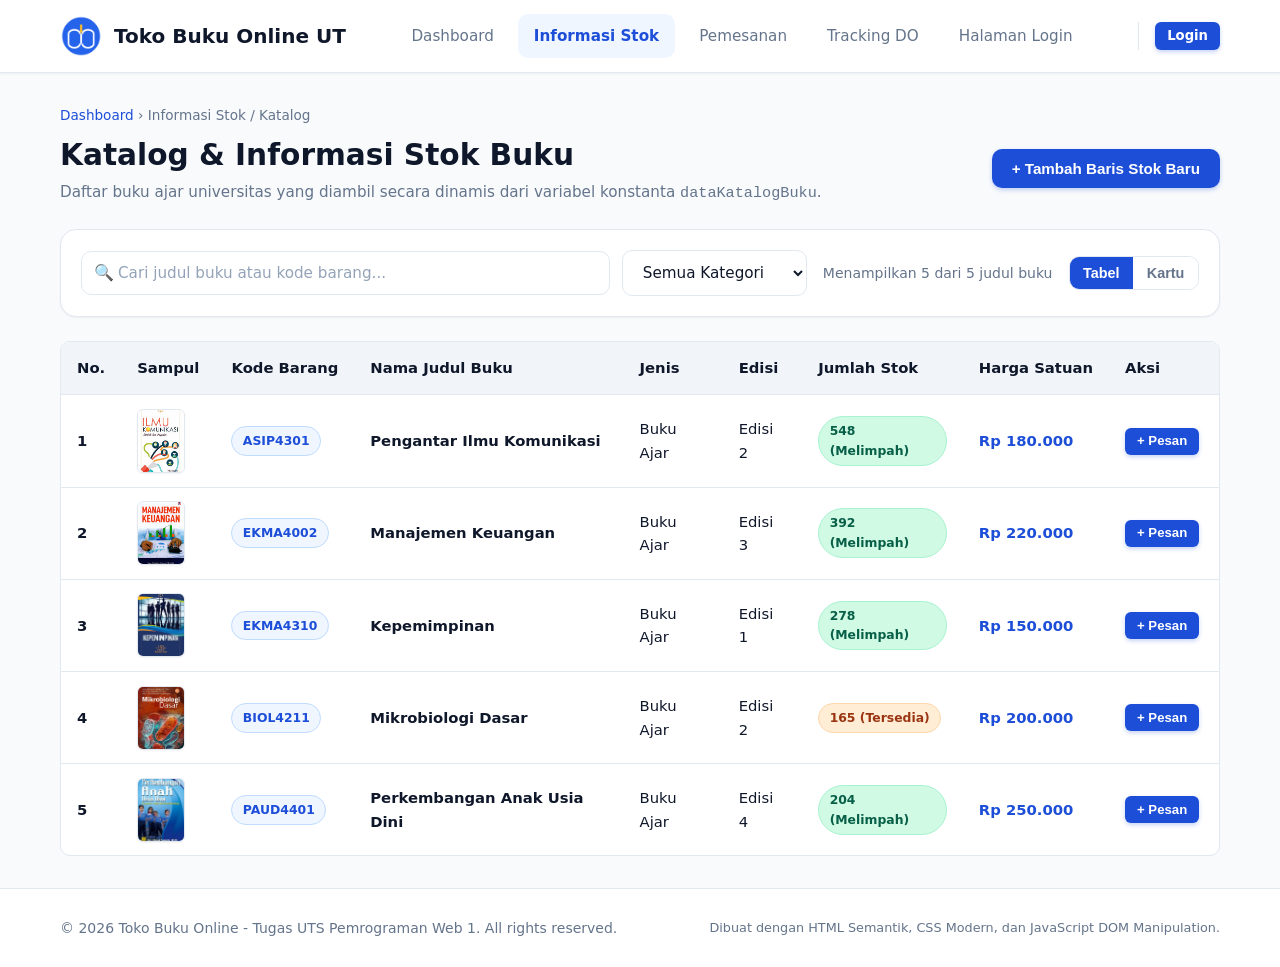
<file: stok.html>
<!DOCTYPE html>
<html lang="id">
<head>
  <meta charset="UTF-8">
  <meta name="viewport" content="width=device-width, initial-scale=1.0">
  <meta name="description" content="Informasi Stok dan Katalog Buku - UTS Pemrograman Web 1">
  <title>Katalog & Stok Buku - Toko Online Pemesanan Buku</title>

  <!-- External CSS -->
  <link rel="stylesheet" href="css/style.css">

  <!-- Internal CSS (Kriteria CSS Internal) -->
  <style>
    .katalog-toolbar {
      display: flex;
      align-items: center;
      justify-content: space-between;
      flex-wrap: wrap;
      gap: 1rem;
      background: #ffffff;
      padding: 1.25rem;
      border-radius: var(--radius-lg);
      border: 1px solid var(--border);
      box-shadow: var(--shadow-sm);
      margin-bottom: 1.5rem;
    }

    .katalog-filters {
      display: flex;
      align-items: center;
      flex-wrap: wrap;
      gap: 0.75rem;
      flex: 1 1 350px;
    }

    .search-box-wrapper {
      position: relative;
      flex: 1 1 240px;
    }

    .search-box-wrapper input {
      padding-left: 2.25rem;
    }

    .search-box-icon {
      position: absolute;
      left: 0.8rem;
      top: 50%;
      transform: translateY(-50%);
      color: var(--text-light);
      pointer-events: none;
    }

    .view-toggle-btns {
      display: flex;
      border: 1px solid var(--border);
      border-radius: var(--radius-md);
      overflow: hidden;
    }

    .btn-toggle-view {
      background: #ffffff;
      border: none;
      padding: 0.5rem 0.85rem;
      cursor: pointer;
      font-size: 0.9rem;
      font-weight: 600;
      color: var(--text-muted);
      transition: var(--transition);
    }

    .btn-toggle-view.active {
      background: var(--primary);
      color: #ffffff;
    }

    .cards-grid {
      display: grid;
      grid-template-columns: repeat(auto-fill, minmax(260px, 1fr));
      gap: 1.5rem;
    }
  </style>
</head>
<body>

  <!-- Header Navigasi -->
  <header class="navbar">
    <div class="container nav-container">
      <a href="dashboard.html" class="nav-brand">
        <img src="assets/logo.png" alt="Logo Toko Buku" onerror="this.src='https://placehold.co/42x42?text=TB'">
        <span>Toko Buku <strong>Online UT</strong></span>
      </a>

      <!-- Menu Navigasi Utama -->
      <nav class="nav-menu" id="navMenu">
        <a href="dashboard.html" class="nav-link">Dashboard</a>
        <a href="stok.html" class="nav-link active">Informasi Stok</a>
        <a href="checkout.html" class="nav-link">Pemesanan</a>
        <a href="tracking.html" class="nav-link">Tracking DO</a>
        <a href="index.html" class="nav-link">Halaman Login</a>
      </nav>

      <!-- Badge User & Logout -->
      <div class="nav-user" id="navbarUserBadge">
        <!-- Dirender secara dinamis oleh script.js -->
      </div>

      <!-- Tombol Hamburger Mobile -->
      <button class="menu-toggle" id="menuToggle" aria-label="Toggle Menu">&#9776;</button>
    </div>
  </header>

  <!-- Konten Utama: Katalog & Stok Buku -->
  <main class="main-content">
    <div class="container">

      <!-- Breadcrumbs & Header Judul -->
      <section style="margin-bottom: 1.5rem;">
        <div style="font-size: 0.85rem; color: var(--text-muted); margin-bottom: 0.35rem;">
          <a href="dashboard.html">Dashboard</a> &rsaquo; <span>Informasi Stok / Katalog</span>
        </div>
        <div style="display: flex; align-items: center; justify-content: space-between; flex-wrap: wrap; gap: 1rem;">
          <div>
            <h1 style="font-size: 1.85rem; font-weight: 800; color: var(--secondary);">
              Katalog & Informasi Stok Buku
            </h1>
            <p style="color: var(--text-muted); font-size: 0.95rem;">
              Daftar buku ajar universitas yang diambil secara dinamis dari variabel konstanta <code>dataKatalogBuku</code>.
            </p>
          </div>
          <!-- Tombol Tambah Stok Baru (Membuka Modal) -->
          <button type="button" class="btn btn-primary" onclick="openModal('modalTambahStok')">
            + Tambah Baris Stok Baru
          </button>
        </div>
      </section>

      <!-- TOOLBAR: SEARCH, FILTER, & TOGGLE VIEW -->
      <section class="katalog-toolbar">
        <div class="katalog-filters">
          <div class="search-box-wrapper">
            <span class="search-box-icon">&#128269;</span>
            <input 
              type="text" 
              id="searchBukuInput" 
              class="form-control" 
              placeholder="Cari judul buku atau kode barang..."
            >
          </div>
          <select id="filterKategori" class="form-control" style="width: auto; min-width: 170px;">
            <option value="Semua">Semua Kategori</option>
            <option value="Buku Ajar">Buku Ajar</option>
            <option value="Modul Praktikum">Modul Praktikum</option>
            <option value="Referensi Khusus">Referensi Khusus</option>
          </select>
        </div>

        <div style="display: flex; align-items: center; gap: 1rem;">
          <span id="infoTotalItem" style="font-size: 0.875rem; color: var(--text-muted); font-weight: 500;">
            Menampilkan 5 judul buku
          </span>
          <div class="view-toggle-btns">
            <button type="button" class="btn-toggle-view active" id="btnViewTable" onclick="switchView('table')">
              Tabel
            </button>
            <button type="button" class="btn-toggle-view" id="btnViewCards" onclick="switchView('cards')">
              Kartu
            </button>
          </div>
        </div>
      </section>

      <!-- VIEW 1: TABEL DATA DINAMIS (Manipulasi Data Tabel & DOM) -->
      <section id="sectionTableView" class="table-responsive">
        <table class="table" id="tableKatalog">
          <thead>
            <tr>
              <th style="width: 50px;">No.</th>
              <th style="width: 70px;">Sampul</th>
              <th>Kode Barang</th>
              <th>Nama Judul Buku</th>
              <th>Jenis</th>
              <th>Edisi</th>
              <th>Jumlah Stok</th>
              <th>Harga Satuan</th>
              <th style="width: 110px;">Aksi</th>
            </tr>
          </thead>
          <!-- Baris akan dirender dinamis via DOM dari data.js -->
          <tbody id="katalogTableBody">
            <!-- Loading placeholder -->
            <tr>
              <td colspan="9" style="text-align: center; padding: 2rem;">Memuat katalog buku...</td>
            </tr>
          </tbody>
        </table>
      </section>

      <!-- VIEW 2: KARTU GRID (ALTERNATIF VIEW) -->
      <section id="sectionCardsView" style="display: none;">
        <div class="cards-grid" id="katalogCardsContainer">
          <!-- Dirender dinamis via script.js -->
        </div>
      </section>

    </div>
  </main>

  <!-- MODAL BOX: FORM TAMBAH BARIS STOK BARU (DOM MANIPULATION) -->
  <div class="modal-overlay" id="modalTambahStok" role="dialog" aria-modal="true" aria-labelledby="modalTambahTitle">
    <div class="modal-box" style="max-width: 560px;">
      <header class="modal-header">
        <h3 class="modal-title" id="modalTambahTitle">Tambah Baris Stok Buku Baru</h3>
        <button type="button" class="modal-close" onclick="closeModal('modalTambahStok')" aria-label="Tutup">&times;</button>
      </header>
      <form id="formTambahStok" novalidate>
        <div class="modal-body">
          <p style="font-size: 0.875rem; color: var(--text-muted); margin-bottom: 1.25rem;">
            Isi data di bawah ini untuk menambahkan baris data buku baru secara langsung ke dalam DOM tabel dan penyimpanan lokal.
          </p>

          <div class="form-row">
            <div class="form-group">
              <label for="tambahKode" class="form-label">Kode Barang <span class="required">*</span></label>
              <input type="text" id="tambahKode" class="form-control" placeholder="Contoh: MSIM4301" required>
            </div>
            <div class="form-group">
              <label for="tambahEdisi" class="form-label">Edisi Buku <span class="required">*</span></label>
              <input type="text" id="tambahEdisi" class="form-control" placeholder="Contoh: 1" required>
            </div>
          </div>

          <div class="form-group">
            <label for="tambahNama" class="form-label">Nama / Judul Buku <span class="required">*</span></label>
            <input type="text" id="tambahNama" class="form-control" placeholder="Contoh: Rekayasa Perangkat Lunak" required>
          </div>

          <div class="form-row">
            <div class="form-group">
              <label for="tambahJenis" class="form-label">Jenis Barang</label>
              <select id="tambahJenis" class="form-control">
                <option value="Buku Ajar">Buku Ajar</option>
                <option value="Modul Praktikum">Modul Praktikum</option>
                <option value="Referensi Khusus">Referensi Khusus</option>
              </select>
            </div>
            <div class="form-group">
              <label for="tambahStok" class="form-label">Jumlah Stok Fisik <span class="required">*</span></label>
              <input type="number" id="tambahStok" class="form-control" placeholder="100" min="0" required>
            </div>
          </div>

          <div class="form-row">
            <div class="form-group">
              <label for="tambahHarga" class="form-label">Harga Satuan (Rp) <span class="required">*</span></label>
              <input type="number" id="tambahHarga" class="form-control" placeholder="150000" min="1000" step="5000" required>
            </div>
            <div class="form-group">
              <label for="tambahCover" class="form-label">Path / Nama Gambar Cover</label>
              <input type="text" id="tambahCover" class="form-control" placeholder="img/pengantar_komunikasi.jpg">
            </div>
          </div>
        </div>

        <footer class="modal-footer">
          <button type="button" class="btn btn-secondary" onclick="closeModal('modalTambahStok')">Batal</button>
          <button type="submit" class="btn btn-primary">+ Tambahkan ke Tabel DOM</button>
        </footer>
      </form>
    </div>
  </div>

  <!-- MODAL ALERT KUSTOM -->
  <div class="modal-overlay" id="customAlertModal" role="alertdialog" aria-modal="true">
    <div class="modal-box alert-box">
      <div id="alertIcon" class="alert-icon info">&#8505;</div>
      <p id="alertMessage" class="alert-message">Pesan notifikasi</p>
      <button type="button" id="alertBtnOk" class="btn btn-primary" style="min-width: 130px;">
        Mengerti / OK
      </button>
    </div>
  </div>

  <!-- Footer Halaman -->
  <footer class="footer">
    <div class="container footer-content">
      <p>&copy; 2026 Toko Buku Online - Tugas UTS Pemrograman Web 1. All rights reserved.</p>
      <p style="font-size: 0.8rem;">Dibuat dengan HTML Semantik, CSS Modern, dan JavaScript DOM Manipulation.</p>
    </div>
  </footer>

  <!-- Script Sumber Data & Interaktivitas -->
  <script src="js/data.js"></script>
  <script src="js/script.js"></script>

  <!-- Script Khusus Halaman Stok (Switch View) -->
  <script>
    function switchView(view) {
      var tableSection = document.getElementById("sectionTableView");
      var cardsSection = document.getElementById("sectionCardsView");
      var btnTable = document.getElementById("btnViewTable");
      var btnCards = document.getElementById("btnViewCards");

      if (view === 'cards') {
        tableSection.style.display = 'none';
        cardsSection.style.display = 'block';
        btnTable.classList.remove('active');
        btnCards.classList.add('active');
      } else {
        tableSection.style.display = 'block';
        cardsSection.style.display = 'none';
        btnTable.classList.add('active');
        btnCards.classList.remove('active');
      }
    }
  </script>
</body>
</html>
</file>
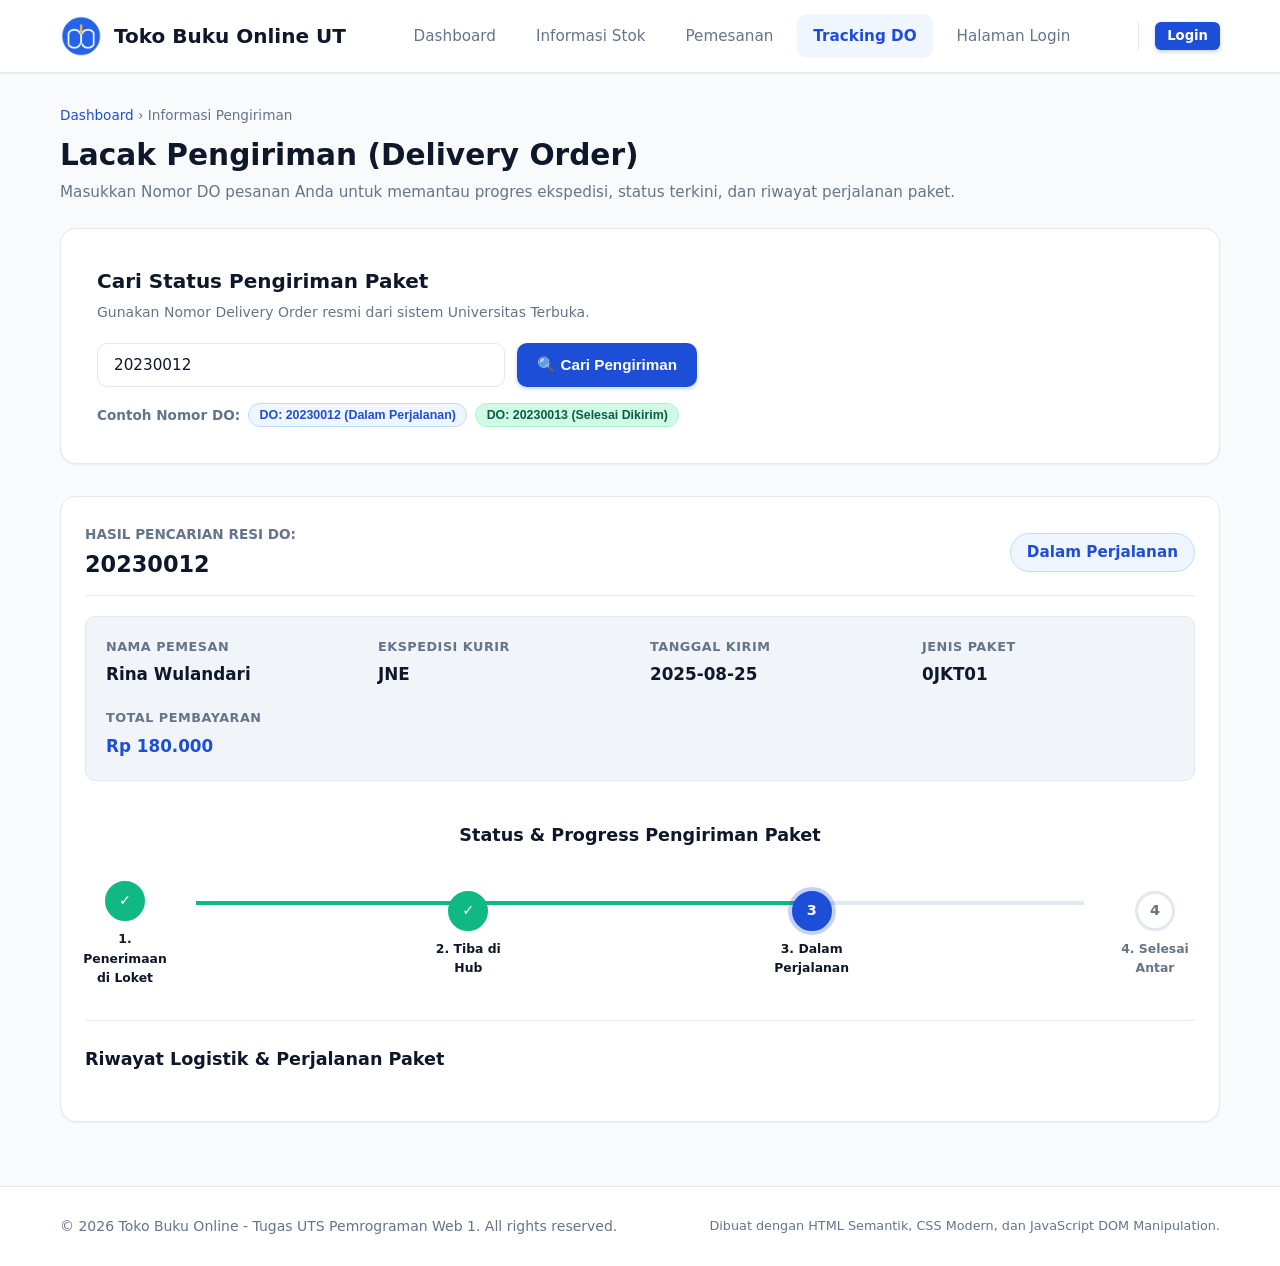
<file: tracking.html>
<!DOCTYPE html>
<html lang="id">
<head>
  <meta charset="UTF-8">
  <meta name="viewport" content="width=device-width, initial-scale=1.0">
  <meta name="description" content="Informasi Tracking dan Status Pengiriman DO - UTS Pemrograman Web 1">
  <title>Tracking Pengiriman - Toko Online Buku</title>

  <!-- External CSS -->
  <link rel="stylesheet" href="css/style.css">

  <!-- Internal CSS (Kriteria CSS Internal) -->
  <style>
    .tracking-search-hero {
      background: #ffffff;
      border: 1px solid var(--border);
      border-radius: var(--radius-lg);
      padding: 2.25rem;
      box-shadow: var(--shadow-sm);
      margin-bottom: 2rem;
    }

    .tracking-input-group {
      display: flex;
      gap: 0.75rem;
      max-width: 600px;
      margin: 1.25rem 0 1rem;
    }

    @media (max-width: 640px) {
      .tracking-input-group {
        flex-direction: column;
      }
    }

    .tracking-info-grid {
      display: grid;
      grid-template-columns: repeat(auto-fit, minmax(200px, 1fr));
      gap: 1.25rem;
      background: var(--bg-subtle);
      padding: 1.25rem;
      border-radius: var(--radius-md);
      border: 1px solid var(--border);
      margin-bottom: 2rem;
    }

    .track-meta-item {
      display: flex;
      flex-direction: column;
    }

    .track-meta-label {
      font-size: 0.8rem;
      color: var(--text-muted);
      font-weight: 600;
      text-transform: uppercase;
      letter-spacing: 0.5px;
      margin-bottom: 0.25rem;
    }

    .track-meta-val {
      font-size: 1.05rem;
      font-weight: 700;
      color: var(--secondary);
    }
  </style>
</head>
<body>

  <!-- Header Navigasi -->
  <header class="navbar">
    <div class="container nav-container">
      <a href="dashboard.html" class="nav-brand">
        <img src="assets/logo.png" alt="Logo Toko Buku" onerror="this.src='https://placehold.co/42x42?text=TB'">
        <span>Toko Buku <strong>Online UT</strong></span>
      </a>

      <!-- Menu Navigasi Utama -->
      <nav class="nav-menu" id="navMenu">
        <a href="dashboard.html" class="nav-link">Dashboard</a>
        <a href="stok.html" class="nav-link">Informasi Stok</a>
        <a href="checkout.html" class="nav-link">Pemesanan</a>
        <a href="tracking.html" class="nav-link active">Tracking DO</a>
        <a href="index.html" class="nav-link">Halaman Login</a>
      </nav>

      <!-- Badge User & Logout -->
      <div class="nav-user" id="navbarUserBadge">
        <!-- Dirender secara dinamis oleh script.js -->
      </div>

      <!-- Tombol Hamburger Mobile -->
      <button class="menu-toggle" id="menuToggle" aria-label="Toggle Menu">&#9776;</button>
    </div>
  </header>

  <!-- Konten Utama: Tracking Pengiriman -->
  <main class="main-content">
    <div class="container">

      <!-- Breadcrumbs & Header Judul -->
      <section style="margin-bottom: 1.5rem;">
        <div style="font-size: 0.85rem; color: var(--text-muted); margin-bottom: 0.35rem;">
          <a href="dashboard.html">Dashboard</a> &rsaquo; <span>Informasi Pengiriman</span>
        </div>
        <h1 style="font-size: 1.85rem; font-weight: 800; color: var(--secondary);">
          Lacak Pengiriman (Delivery Order)
        </h1>
        <p style="color: var(--text-muted); font-size: 0.95rem;">
          Masukkan Nomor DO pesanan Anda untuk memantau progres ekspedisi, status terkini, dan riwayat perjalanan paket.
        </p>
      </section>

      <!-- SECTION PENCARIAN NOMOR DO -->
      <section class="tracking-search-hero">
        <h2 style="font-size: 1.25rem; font-weight: 700; color: var(--secondary); margin-bottom: 0.25rem;">
          Cari Status Pengiriman Paket
        </h2>
        <p style="font-size: 0.875rem; color: var(--text-muted);">
          Gunakan Nomor Delivery Order resmi dari sistem Universitas Terbuka.
        </p>

        <!-- Input Field & Tombol Cari -->
        <div class="tracking-input-group">
          <input 
            type="text" 
            id="inputNomorDO" 
            class="form-control" 
            placeholder="Masukkan Nomor DO (Contoh: 20230012)"
            value="20230012"
          >
          <button type="button" id="btnCariDO" class="btn btn-primary" style="white-space: nowrap;">
            &#128269; Cari Pengiriman
          </button>
        </div>

        <!-- Quick Chips untuk Dosen / Penguji Coba Cepat -->
        <div style="display: flex; align-items: center; flex-wrap: wrap; gap: 0.5rem; font-size: 0.85rem;">
          <span style="color: var(--text-muted); font-weight: 600;">Contoh Nomor DO:</span>
          <button type="button" class="chip chip-primary" style="cursor: pointer;" onclick="quickCheckDO('20230012')">
            DO: 20230012 (Dalam Perjalanan)
          </button>
          <button type="button" class="chip chip-success" style="cursor: pointer;" onclick="quickCheckDO('20230013')">
            DO: 20230013 (Selesai Dikirim)
          </button>
        </div>
      </section>

      <!-- HASIL PENCARIAN TRACKING (DYNAMIC CONTAINER) -->
      <section class="card" id="trackingResult" style="margin-bottom: 2rem;">
        
        <!-- Header Hasil -->
        <header class="card-header">
          <div>
            <span style="font-size: 0.85rem; color: var(--text-muted); font-weight: 600;">HASIL PENCARIAN RESI DO:</span>
            <h2 style="font-size: 1.4rem; font-weight: 800; color: var(--secondary);" id="trackNomorDO">
              20230012
            </h2>
          </div>
          <div>
            <span id="trackStatusBadge" class="chip chip-primary" style="font-size: 0.95rem; padding: 0.4rem 1rem;">
              Dalam Perjalanan
            </span>
          </div>
        </header>

        <!-- GRID DETAIL DATA PENGIRIMAN & EKSPEDISI -->
        <div class="tracking-info-grid">
          <div class="track-meta-item">
            <span class="track-meta-label">Nama Pemesan</span>
            <span class="track-meta-val" id="trackNama">Rina Wulandari</span>
          </div>
          <div class="track-meta-item">
            <span class="track-meta-label">Ekspedisi Kurir</span>
            <span class="track-meta-val" id="trackEkspedisi">JNE</span>
          </div>
          <div class="track-meta-item">
            <span class="track-meta-label">Tanggal Kirim</span>
            <span class="track-meta-val" id="trackTanggal">2025-08-25</span>
          </div>
          <div class="track-meta-item">
            <span class="track-meta-label">Jenis Paket</span>
            <span class="track-meta-val" id="trackPaket">0JKT01</span>
          </div>
          <div class="track-meta-item">
            <span class="track-meta-label">Total Pembayaran</span>
            <span class="track-meta-val" style="color: var(--primary);" id="trackTotal">Rp 180.000</span>
          </div>
        </div>

        <!-- PROGRESS BAR & STATUS PENGIRIMAN VISUAL (KRITERIA UTS) -->
        <div style="margin: 2.5rem 0 2rem;">
          <h3 style="font-size: 1.1rem; font-weight: 700; color: var(--secondary); margin-bottom: 0.5rem; text-align: center;">
            Status & Progress Pengiriman Paket
          </h3>

          <div class="tracking-stepper">
            <!-- Garis Progress Aktif Dinamis (Inline CSS Style) -->
            <div class="tracking-progress-fill" id="trackingProgressFill" style="width: 55%;"></div>

            <!-- Tahap 1 -->
            <div class="step-item completed" id="step1">
              <div class="step-circle">&#10003;</div>
              <div class="step-label">1. Penerimaan di Loket</div>
            </div>

            <!-- Tahap 2 -->
            <div class="step-item completed" id="step2">
              <div class="step-circle">&#10003;</div>
              <div class="step-label">2. Tiba di Hub</div>
            </div>

            <!-- Tahap 3 -->
            <div class="step-item active" id="step3">
              <div class="step-circle">3</div>
              <div class="step-label">3. Dalam Perjalanan</div>
            </div>

            <!-- Tahap 4 -->
            <div class="step-item" id="step4">
              <div class="step-circle">4</div>
              <div class="step-label">4. Selesai Antar</div>
            </div>
          </div>
        </div>

        <!-- RIWAYAT DETAIL PERJALANAN LOGISTIK (TIMELINE LIST DARI DATA JSON) -->
        <div style="margin-top: 2rem; border-top: 1px solid var(--border); padding-top: 1.5rem;">
          <h3 style="font-size: 1.1rem; font-weight: 700; color: var(--secondary); margin-bottom: 1rem;">
            Riwayat Logistik & Perjalanan Paket
          </h3>
          <div class="timeline" id="trackingTimelineList">
            <!-- Dirender secara dinamis oleh JavaScript dari array dataTracking.perjalanan -->
          </div>
        </div>

      </section>

    </div>
  </main>

  <!-- MODAL ALERT KUSTOM -->
  <div class="modal-overlay" id="customAlertModal" role="alertdialog" aria-modal="true">
    <div class="modal-box alert-box">
      <div id="alertIcon" class="alert-icon error">&#10060;</div>
      <p id="alertMessage" class="alert-message">Nomor Delivery Order tidak ditemukan</p>
      <button type="button" id="alertBtnOk" class="btn btn-primary" style="min-width: 130px;">
        Mengerti / OK
      </button>
    </div>
  </div>

  <!-- Footer Halaman -->
  <footer class="footer">
    <div class="container footer-content">
      <p>&copy; 2026 Toko Buku Online - Tugas UTS Pemrograman Web 1. All rights reserved.</p>
      <p style="font-size: 0.8rem;">Dibuat dengan HTML Semantik, CSS Modern, dan JavaScript DOM Manipulation.</p>
    </div>
  </footer>

  <!-- Script Sumber Data & Interaktivitas -->
  <script src="js/data.js"></script>
  <script src="js/script.js"></script>
</body>
</html>
</file>
<file: css/style.css>
/* ===================================================================
   TOKO BUKU ONLINE - STYLESHEET (UTS PEMROGRAMAN WEB 1)
   External CSS: Desain Antarmuka Modern, Bersih, dan Responsif
   =================================================================== */

/* -------------------------------------------------------------------
   1. CSS VARIABLES (DESIGN SYSTEM)
   ------------------------------------------------------------------- */
:root {
  --primary: #1d4ed8;
  --primary-dark: #1e40af;
  --primary-light: #eff6ff;
  --primary-focus: rgba(29, 78, 216, 0.25);
  
  --secondary: #0f172a;
  --secondary-light: #1e293b;
  
  --accent: #f59e0b;
  --accent-hover: #d97706;
  --accent-light: #fef3c7;
  
  --success: #10b981;
  --success-light: #d1fae5;
  --warning: #f97316;
  --warning-light: #ffedd5;
  --danger: #ef4444;
  --danger-light: #fee2e2;
  --info: #0284c7;
  --info-light: #e0f2fe;

  --bg-body: #f8fafc;
  --bg-surface: #ffffff;
  --bg-card: #ffffff;
  --bg-subtle: #f1f5f9;

  --text-main: #0f172a;
  --text-muted: #64748b;
  --text-light: #94a3b8;
  --text-white: #ffffff;

  --border: #e2e8f0;
  --border-focus: #3b82f6;

  --radius-sm: 6px;
  --radius-md: 10px;
  --radius-lg: 16px;
  --radius-full: 9999px;

  --shadow-sm: 0 1px 2px 0 rgba(0, 0, 0, 0.05);
  --shadow-md: 0 4px 6px -1px rgba(0, 0, 0, 0.08), 0 2px 4px -2px rgba(0, 0, 0, 0.06);
  --shadow-lg: 0 10px 15px -3px rgba(0, 0, 0, 0.08), 0 4px 6px -4px rgba(0, 0, 0, 0.05);
  --shadow-xl: 0 20px 25px -5px rgba(0, 0, 0, 0.1), 0 8px 10px -6px rgba(0, 0, 0, 0.05);

  --font-sans: 'Segoe UI', system-ui, -apple-system, BlinkMacSystemFont, Roboto, Helvetica, Arial, sans-serif;
  --transition: all 0.25s cubic-bezier(0.4, 0, 0.2, 1);
}

/* -------------------------------------------------------------------
   2. BASE & RESET
   ------------------------------------------------------------------- */
*, *::before, *::after {
  box-sizing: border-box;
  margin: 0;
  padding: 0;
}

html {
  font-size: 16px;
  scroll-behavior: smooth;
}

body {
  font-family: var(--font-sans);
  background-color: var(--bg-body);
  color: var(--text-main);
  line-height: 1.6;
  min-height: 100vh;
  display: flex;
  flex-direction: column;
}

a {
  color: var(--primary);
  text-decoration: none;
  transition: var(--transition);
}

a:hover {
  color: var(--primary-dark);
}

img {
  max-width: 100%;
  height: auto;
  display: block;
}

ul, ol {
  list-style: none;
}

/* -------------------------------------------------------------------
   3. LAYOUT & CONTAINERS
   ------------------------------------------------------------------- */
.container {
  width: 100%;
  max-width: 1200px;
  margin-left: auto;
  margin-right: auto;
  padding-left: 1.25rem;
  padding-right: 1.25rem;
}

.main-content {
  flex: 1 0 auto;
  padding: 2rem 0;
}

/* -------------------------------------------------------------------
   4. NAVIGATION BAR (HEADER)
   ------------------------------------------------------------------- */
.navbar {
  background: var(--bg-surface);
  border-bottom: 1px solid var(--border);
  position: sticky;
  top: 0;
  z-index: 100;
  box-shadow: var(--shadow-sm);
}

.nav-container {
  display: flex;
  align-items: center;
  justify-content: space-between;
  height: 72px;
}

.nav-brand {
  display: flex;
  align-items: center;
  gap: 0.75rem;
  font-size: 1.25rem;
  font-weight: 700;
  color: var(--primary);
}

.nav-brand img {
  width: 42px;
  height: 42px;
  border-radius: var(--radius-md);
  object-fit: cover;
}

.nav-brand span {
  color: var(--secondary);
}

.nav-menu {
  display: flex;
  align-items: center;
  gap: 0.5rem;
}

.nav-link {
  display: flex;
  align-items: center;
  gap: 0.5rem;
  padding: 0.6rem 1rem;
  border-radius: var(--radius-md);
  color: var(--text-muted);
  font-weight: 500;
  font-size: 0.95rem;
  transition: var(--transition);
}

.nav-link:hover {
  color: var(--primary);
  background-color: var(--primary-light);
}

.nav-link.active {
  color: var(--primary);
  background-color: var(--primary-light);
  font-weight: 600;
}

.nav-user {
  display: flex;
  align-items: center;
  gap: 0.75rem;
  padding-left: 1rem;
  border-left: 1px solid var(--border);
}

.user-badge {
  display: flex;
  align-items: center;
  gap: 0.5rem;
  background: var(--bg-subtle);
  padding: 0.35rem 0.75rem;
  border-radius: var(--radius-full);
  font-size: 0.85rem;
  font-weight: 600;
  color: var(--secondary);
}

.user-avatar {
  width: 28px;
  height: 28px;
  background: var(--primary);
  color: #fff;
  border-radius: 50%;
  display: grid;
  place-items: center;
  font-size: 0.75rem;
  font-weight: 700;
}

.btn-logout {
  background: transparent;
  border: 1px solid var(--danger-light);
  color: var(--danger);
  padding: 0.4rem 0.8rem;
  border-radius: var(--radius-md);
  font-size: 0.85rem;
  font-weight: 600;
  cursor: pointer;
  transition: var(--transition);
}

.btn-logout:hover {
  background: var(--danger);
  color: #fff;
}

.menu-toggle {
  display: none;
  background: none;
  border: none;
  font-size: 1.5rem;
  color: var(--secondary);
  cursor: pointer;
}

/* -------------------------------------------------------------------
   5. BUTTONS & CHIPS
   ------------------------------------------------------------------- */
.btn {
  display: inline-flex;
  align-items: center;
  justify-content: center;
  gap: 0.5rem;
  padding: 0.65rem 1.25rem;
  border-radius: var(--radius-md);
  font-size: 0.95rem;
  font-weight: 600;
  border: none;
  cursor: pointer;
  transition: var(--transition);
  text-decoration: none;
  line-height: 1.2;
}

.btn-primary {
  background-color: var(--primary);
  color: var(--text-white);
  box-shadow: 0 2px 4px rgba(29, 78, 216, 0.25);
}

.btn-primary:hover {
  background-color: var(--primary-dark);
  color: var(--text-white);
  transform: translateY(-1px);
  box-shadow: 0 4px 8px rgba(29, 78, 216, 0.35);
}

.btn-secondary {
  background-color: var(--bg-subtle);
  color: var(--secondary);
  border: 1px solid var(--border);
}

.btn-secondary:hover {
  background-color: #e2e8f0;
}

.btn-success {
  background-color: var(--success);
  color: var(--text-white);
}

.btn-success:hover {
  background-color: #059669;
}

.btn-danger {
  background-color: var(--danger);
  color: var(--text-white);
}

.btn-danger:hover {
  background-color: #dc2626;
}

.btn-accent {
  background-color: var(--accent);
  color: #fff;
}

.btn-accent:hover {
  background-color: var(--accent-hover);
}

.btn-outline {
  background: transparent;
  border: 1.5px solid var(--primary);
  color: var(--primary);
}

.btn-outline:hover {
  background: var(--primary);
  color: #fff;
}

.btn-sm {
  padding: 0.35rem 0.75rem;
  font-size: 0.825rem;
  border-radius: var(--radius-sm);
}

.btn-lg {
  padding: 0.85rem 1.75rem;
  font-size: 1.05rem;
}

.chip {
  display: inline-flex;
  align-items: center;
  gap: 0.35rem;
  padding: 0.25rem 0.65rem;
  border-radius: var(--radius-full);
  font-size: 0.775rem;
  font-weight: 600;
  border: 1px solid transparent;
}

.chip-primary {
  background: var(--primary-light);
  color: var(--primary);
  border-color: #bfdbfe;
}

.chip-success {
  background: var(--success-light);
  color: #065f46;
  border-color: #a7f3d0;
}

.chip-warning {
  background: var(--warning-light);
  color: #9a3412;
  border-color: #fed7aa;
}

.chip-danger {
  background: var(--danger-light);
  color: #991b1b;
  border-color: #fecaca;
}

.chip-info {
  background: var(--info-light);
  color: #075985;
  border-color: #bae6fd;
}

/* -------------------------------------------------------------------
   6. CARDS & HERO
   ------------------------------------------------------------------- */
.card {
  background: var(--bg-surface);
  border-radius: var(--radius-lg);
  border: 1px solid var(--border);
  box-shadow: var(--shadow-sm);
  padding: 1.5rem;
  transition: var(--transition);
}

.card:hover {
  box-shadow: var(--shadow-md);
}

.card-header {
  display: flex;
  align-items: center;
  justify-content: space-between;
  margin-bottom: 1.25rem;
  padding-bottom: 0.75rem;
  border-bottom: 1px solid var(--border);
}

.card-title {
  font-size: 1.15rem;
  font-weight: 700;
  color: var(--secondary);
}

/* Hero Banner */
.hero-banner {
  background: linear-gradient(135deg, #1e3a8a 0%, #1d4ed8 50%, #3b82f6 100%);
  color: #ffffff;
  border-radius: var(--radius-lg);
  padding: 2.5rem;
  margin-bottom: 2rem;
  position: relative;
  overflow: hidden;
  box-shadow: var(--shadow-lg);
}

.hero-banner::after {
  content: '';
  position: absolute;
  top: -40%;
  right: -10%;
  width: 350px;
  height: 350px;
  background: radial-gradient(circle, rgba(255,255,255,0.15) 0%, rgba(255,255,255,0) 70%);
  border-radius: 50%;
  pointer-events: none;
}

.greeting-text {
  font-size: 2rem;
  font-weight: 800;
  line-height: 1.2;
  margin-bottom: 0.5rem;
}

.greeting-subtext {
  font-size: 1.05rem;
  color: #e0e7ff;
  max-width: 650px;
  margin-bottom: 1.25rem;
}

.hero-meta {
  display: flex;
  align-items: center;
  flex-wrap: wrap;
  gap: 1rem;
}

.meta-pill {
  background: rgba(255, 255, 255, 0.15);
  backdrop-filter: blur(8px);
  padding: 0.4rem 0.9rem;
  border-radius: var(--radius-full);
  font-size: 0.85rem;
  font-weight: 500;
  display: flex;
  align-items: center;
  gap: 0.4rem;
}

/* -------------------------------------------------------------------
   7. FORM ELEMENTS
   ------------------------------------------------------------------- */
.form-group {
  margin-bottom: 1.25rem;
}

.form-label {
  display: block;
  font-size: 0.9rem;
  font-weight: 600;
  color: var(--secondary);
  margin-bottom: 0.4rem;
}

.form-label .required {
  color: var(--danger);
  margin-left: 2px;
}

.form-control {
  width: 100%;
  padding: 0.75rem 1rem;
  font-size: 0.95rem;
  font-family: inherit;
  color: var(--text-main);
  background-color: #fff;
  border: 1.5px solid var(--border);
  border-radius: var(--radius-md);
  transition: var(--transition);
  outline: none;
}

.form-control:focus {
  border-color: var(--border-focus);
  box-shadow: 0 0 0 4px var(--primary-focus);
}

.form-control::placeholder {
  color: var(--text-light);
}

textarea.form-control {
  resize: vertical;
  min-height: 90px;
}

.form-row {
  display: grid;
  grid-template-columns: repeat(auto-fit, minmax(220px, 1fr));
  gap: 1rem;
}

/* -------------------------------------------------------------------
   8. TABLES
   ------------------------------------------------------------------- */
.table-responsive {
  width: 100%;
  overflow-x: auto;
  border-radius: var(--radius-md);
  border: 1px solid var(--border);
  background: #fff;
}

.table {
  width: 100%;
  border-collapse: collapse;
  text-align: left;
  font-size: 0.925rem;
}

.table th {
  background: var(--bg-subtle);
  color: var(--secondary);
  font-weight: 650;
  padding: 0.9rem 1rem;
  border-bottom: 1.5px solid var(--border);
  white-space: nowrap;
}

.table td {
  padding: 0.85rem 1rem;
  border-bottom: 1px solid var(--border);
  vertical-align: middle;
}

.table tbody tr:last-child td {
  border-bottom: none;
}

.table tbody tr:hover {
  background-color: #f8fafc;
}

.table-cover-img {
  width: 48px;
  height: 64px;
  object-fit: cover;
  border-radius: var(--radius-sm);
  box-shadow: var(--shadow-sm);
  border: 1px solid var(--border);
}

/* -------------------------------------------------------------------
   9. MODALS & POP-UPS
   ------------------------------------------------------------------- */
.modal-overlay {
  position: fixed;
  inset: 0;
  background-color: rgba(15, 23, 42, 0.65);
  backdrop-filter: blur(4px);
  display: flex;
  align-items: center;
  justify-content: center;
  z-index: 1000;
  padding: 1.25rem;
  opacity: 0;
  visibility: hidden;
  transition: opacity 0.25s ease, visibility 0.25s ease;
}

.modal-overlay.active {
  opacity: 1;
  visibility: visible;
}

.modal-box {
  background: #ffffff;
  border-radius: var(--radius-lg);
  width: 100%;
  max-width: 520px;
  box-shadow: var(--shadow-xl);
  overflow: hidden;
  transform: scale(0.92) translateY(10px);
  transition: transform 0.25s cubic-bezier(0.34, 1.56, 0.64, 1);
  display: flex;
  flex-direction: column;
  max-height: 90vh;
}

.modal-overlay.active .modal-box {
  transform: scale(1) translateY(0);
}

.modal-header {
  padding: 1.25rem 1.5rem;
  display: flex;
  align-items: center;
  justify-content: space-between;
  border-bottom: 1px solid var(--border);
  background: #fafafa;
}

.modal-title {
  font-size: 1.15rem;
  font-weight: 700;
  color: var(--secondary);
}

.modal-close {
  background: transparent;
  border: none;
  font-size: 1.35rem;
  color: var(--text-muted);
  cursor: pointer;
  line-height: 1;
  padding: 0.25rem;
  border-radius: var(--radius-sm);
  transition: var(--transition);
}

.modal-close:hover {
  color: var(--danger);
  background: var(--danger-light);
}

.modal-body {
  padding: 1.5rem;
  overflow-y: auto;
}

.modal-footer {
  padding: 1rem 1.5rem;
  display: flex;
  align-items: center;
  justify-content: flex-end;
  gap: 0.75rem;
  border-top: 1px solid var(--border);
  background: #fafafa;
}

/* Custom Alert Box Modal */
.alert-box {
  max-width: 440px;
  text-align: center;
  padding: 2rem 1.75rem;
}

.alert-icon {
  width: 64px;
  height: 64px;
  border-radius: 50%;
  margin: 0 auto 1.25rem;
  display: grid;
  place-items: center;
  font-size: 2rem;
}

.alert-icon.error {
  background: var(--danger-light);
  color: var(--danger);
}

.alert-icon.success {
  background: var(--success-light);
  color: var(--success);
}

.alert-icon.warning {
  background: var(--warning-light);
  color: var(--warning);
}

.alert-icon.info {
  background: var(--info-light);
  color: var(--info);
}

.alert-message {
  font-size: 1.05rem;
  font-weight: 600;
  color: var(--secondary);
  margin-bottom: 1.5rem;
}

/* Toast Notification (Floating) */
.toast-container {
  position: fixed;
  bottom: 24px;
  right: 24px;
  z-index: 1100;
  display: flex;
  flex-direction: column;
  gap: 0.75rem;
}

.toast {
  background: #ffffff;
  color: var(--secondary);
  border-radius: var(--radius-md);
  padding: 1rem 1.25rem;
  box-shadow: var(--shadow-xl);
  display: flex;
  align-items: center;
  gap: 0.75rem;
  min-width: 300px;
  max-width: 420px;
  border-left: 5px solid var(--primary);
  animation: slideInRight 0.3s cubic-bezier(0.34, 1.56, 0.64, 1);
  transition: opacity 0.3s ease, transform 0.3s ease;
}

.toast.toast-error {
  border-left-color: var(--danger);
}

.toast.toast-success {
  border-left-color: var(--success);
}

.toast.toast-warning {
  border-left-color: var(--warning);
}

@keyframes slideInRight {
  from {
    opacity: 0;
    transform: translateX(100%);
  }
  to {
    opacity: 1;
    transform: translateX(0);
  }
}

/* -------------------------------------------------------------------
   10. PROGRESS BAR & TRACKING TIMELINE
   ------------------------------------------------------------------- */
.tracking-stepper {
  display: flex;
  align-items: center;
  justify-content: space-between;
  position: relative;
  margin: 2rem 0;
}

.tracking-stepper::before {
  content: '';
  position: absolute;
  top: 20px;
  left: 10%;
  right: 10%;
  height: 4px;
  background: var(--border);
  z-index: 1;
}

.tracking-progress-fill {
  position: absolute;
  top: 20px;
  left: 10%;
  height: 4px;
  background: var(--success);
  z-index: 2;
  transition: width 0.6s cubic-bezier(0.4, 0, 0.2, 1);
}

.step-item {
  position: relative;
  z-index: 3;
  display: flex;
  flex-direction: column;
  align-items: center;
  text-align: center;
  width: 80px;
}

.step-circle {
  width: 40px;
  height: 40px;
  border-radius: 50%;
  background: #ffffff;
  border: 3px solid var(--border);
  color: var(--text-muted);
  display: grid;
  place-items: center;
  font-weight: 700;
  font-size: 0.9rem;
  margin-bottom: 0.5rem;
  transition: var(--transition);
}

.step-item.active .step-circle {
  background: var(--primary);
  border-color: var(--primary);
  color: #fff;
  box-shadow: 0 0 0 4px var(--primary-focus);
}

.step-item.completed .step-circle {
  background: var(--success);
  border-color: var(--success);
  color: #fff;
}

.step-label {
  font-size: 0.775rem;
  font-weight: 600;
  color: var(--text-muted);
}

.step-item.active .step-label,
.step-item.completed .step-label {
  color: var(--secondary);
}

/* Timeline List */
.timeline {
  position: relative;
  padding-left: 2rem;
  margin-top: 1.5rem;
}

.timeline::before {
  content: '';
  position: absolute;
  top: 8px;
  bottom: 8px;
  left: 7px;
  width: 2px;
  background: var(--border);
}

.timeline-item {
  position: relative;
  margin-bottom: 1.5rem;
}

.timeline-item:last-child {
  margin-bottom: 0;
}

.timeline-dot {
  position: absolute;
  left: -2rem;
  top: 5px;
  width: 16px;
  height: 16px;
  border-radius: 50%;
  background: #ffffff;
  border: 3px solid var(--primary);
}

.timeline-item.latest .timeline-dot {
  background: var(--success);
  border-color: #a7f3d0;
  box-shadow: 0 0 0 4px rgba(16, 185, 129, 0.25);
}

.timeline-time {
  font-size: 0.8rem;
  font-weight: 600;
  color: var(--primary);
  margin-bottom: 0.25rem;
}

.timeline-content {
  font-size: 0.925rem;
  color: var(--text-main);
  background: var(--bg-subtle);
  padding: 0.75rem 1rem;
  border-radius: var(--radius-md);
  border: 1px solid var(--border);
}

/* -------------------------------------------------------------------
   11. FOOTER
   ------------------------------------------------------------------- */
.footer {
  background: var(--bg-surface);
  border-top: 1px solid var(--border);
  padding: 1.75rem 0;
  margin-top: auto;
  font-size: 0.875rem;
  color: var(--text-muted);
}

.footer-content {
  display: flex;
  align-items: center;
  justify-content: space-between;
  flex-wrap: wrap;
  gap: 1rem;
}

/* -------------------------------------------------------------------
   12. RESPONSIVE BREAKPOINTS
   ------------------------------------------------------------------- */
@media (max-width: 868px) {
  .menu-toggle {
    display: block;
  }

  .nav-menu {
    position: fixed;
    top: 72px;
    left: 0;
    right: 0;
    background: #ffffff;
    border-bottom: 1px solid var(--border);
    flex-direction: column;
    align-items: stretch;
    padding: 1.25rem;
    box-shadow: var(--shadow-lg);
    display: none;
  }

  .nav-menu.open {
    display: flex;
  }

  .nav-user {
    border-left: none;
    padding-left: 0;
    padding-top: 0.75rem;
    border-top: 1px solid var(--border);
    justify-content: space-between;
  }

  .hero-banner {
    padding: 1.75rem 1.25rem;
  }

  .greeting-text {
    font-size: 1.5rem;
  }

  .tracking-stepper {
    flex-direction: column;
    align-items: flex-start;
    gap: 1.5rem;
  }

  .tracking-stepper::before {
    display: none;
  }

  .tracking-progress-fill {
    display: none;
  }

  .step-item {
    flex-direction: row;
    gap: 1rem;
    width: 100%;
    text-align: left;
  }
}
</file>
